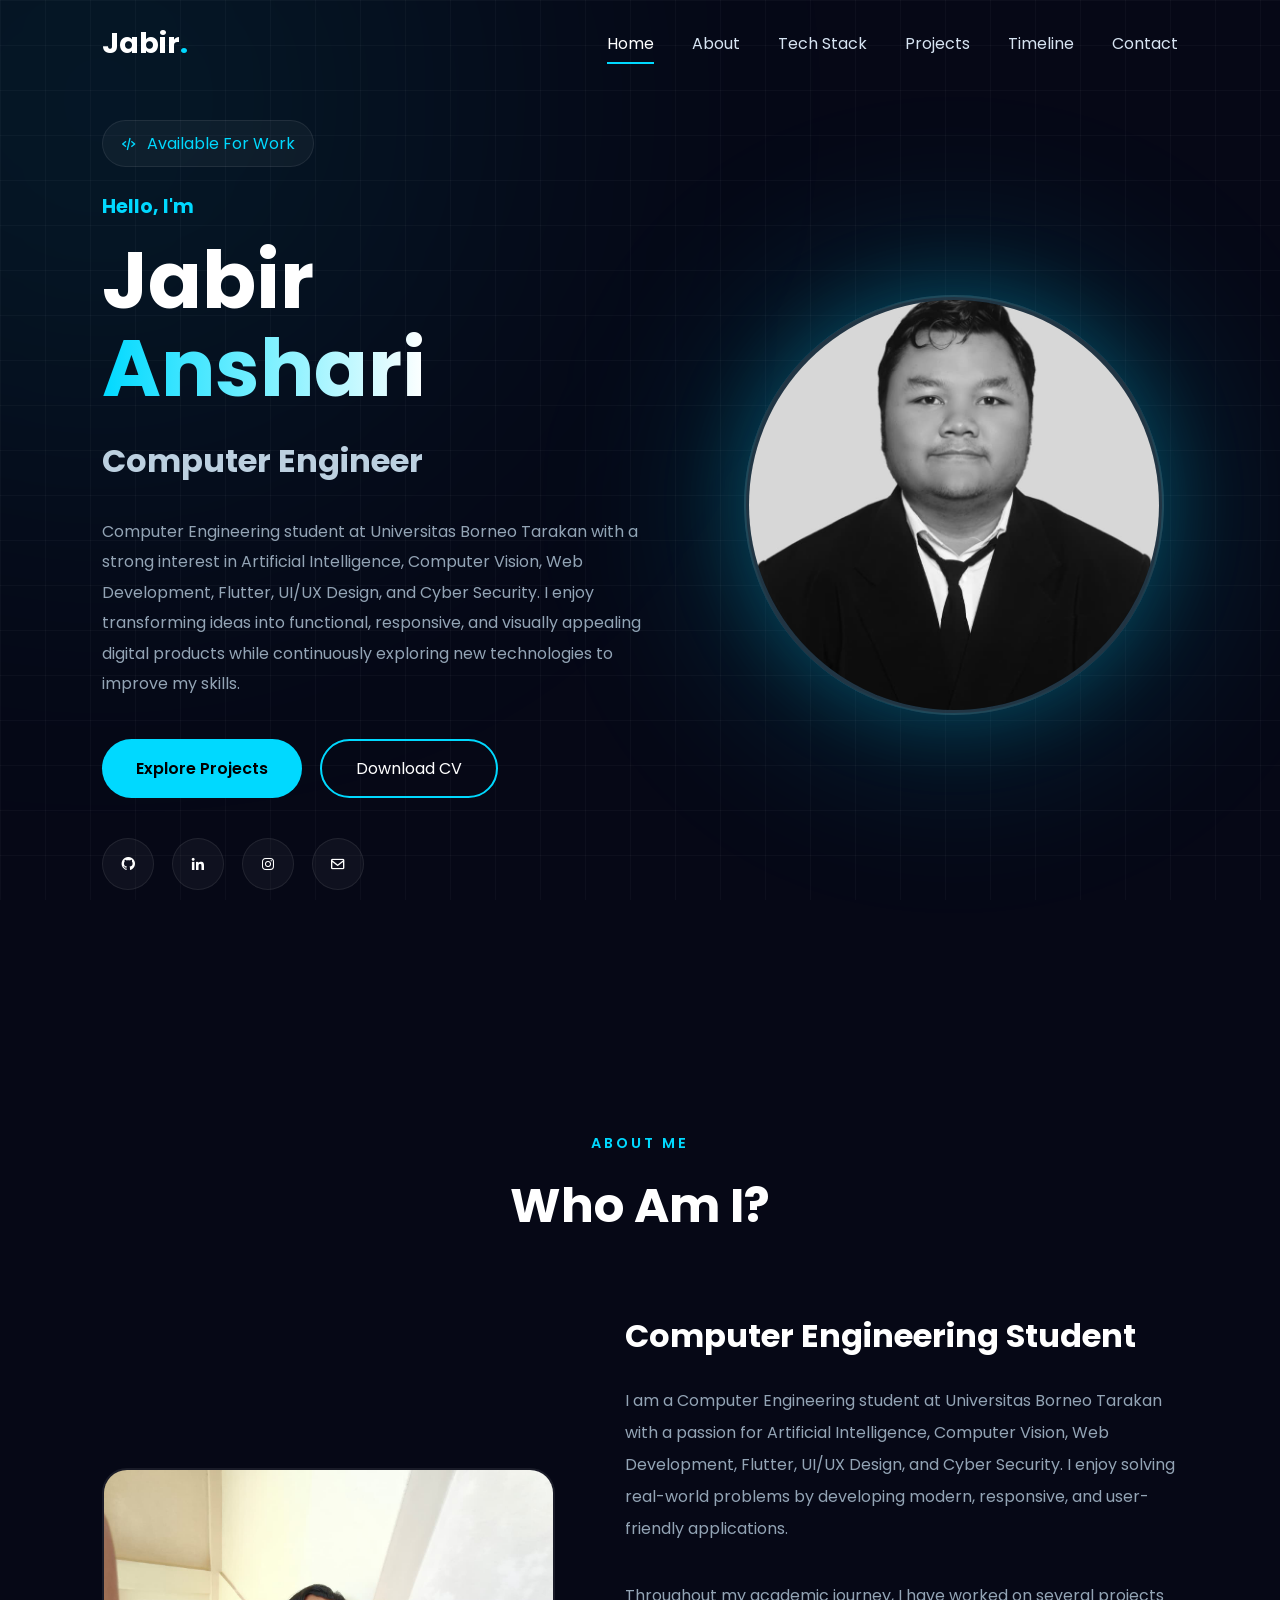
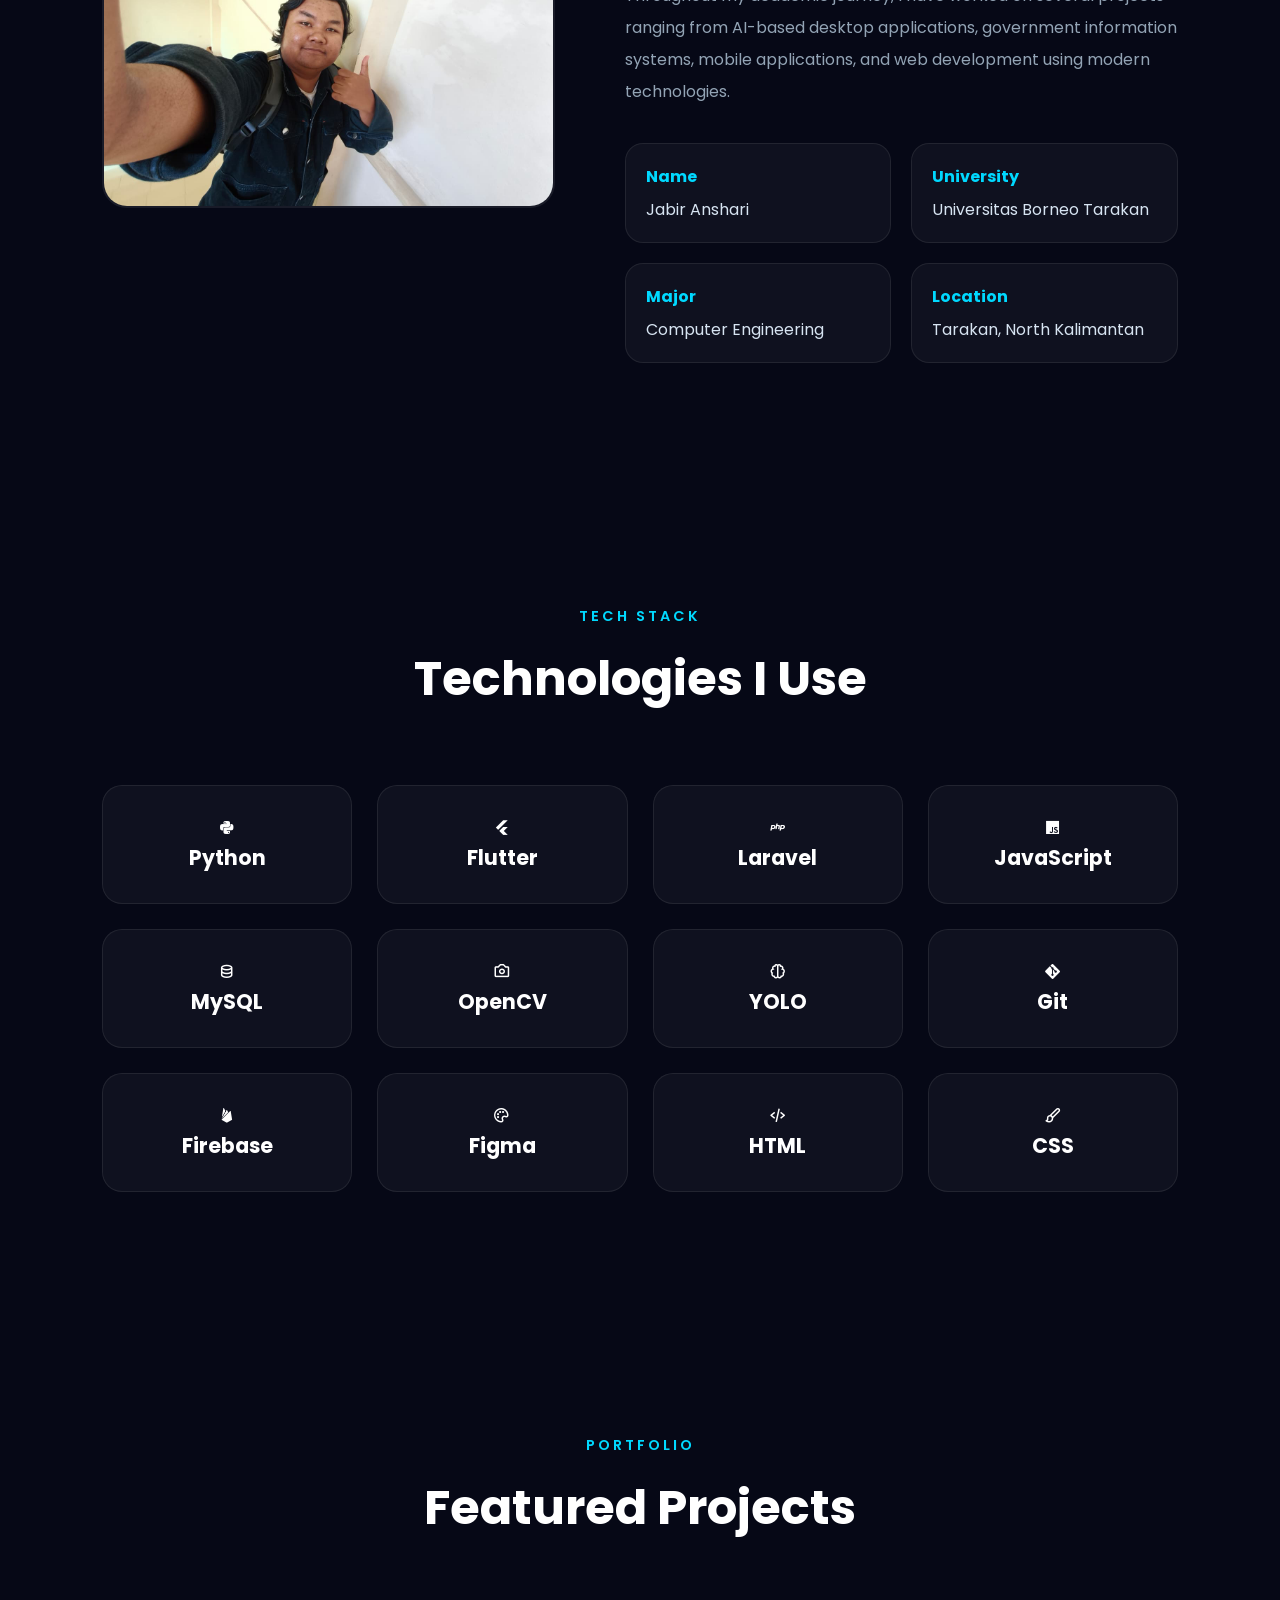
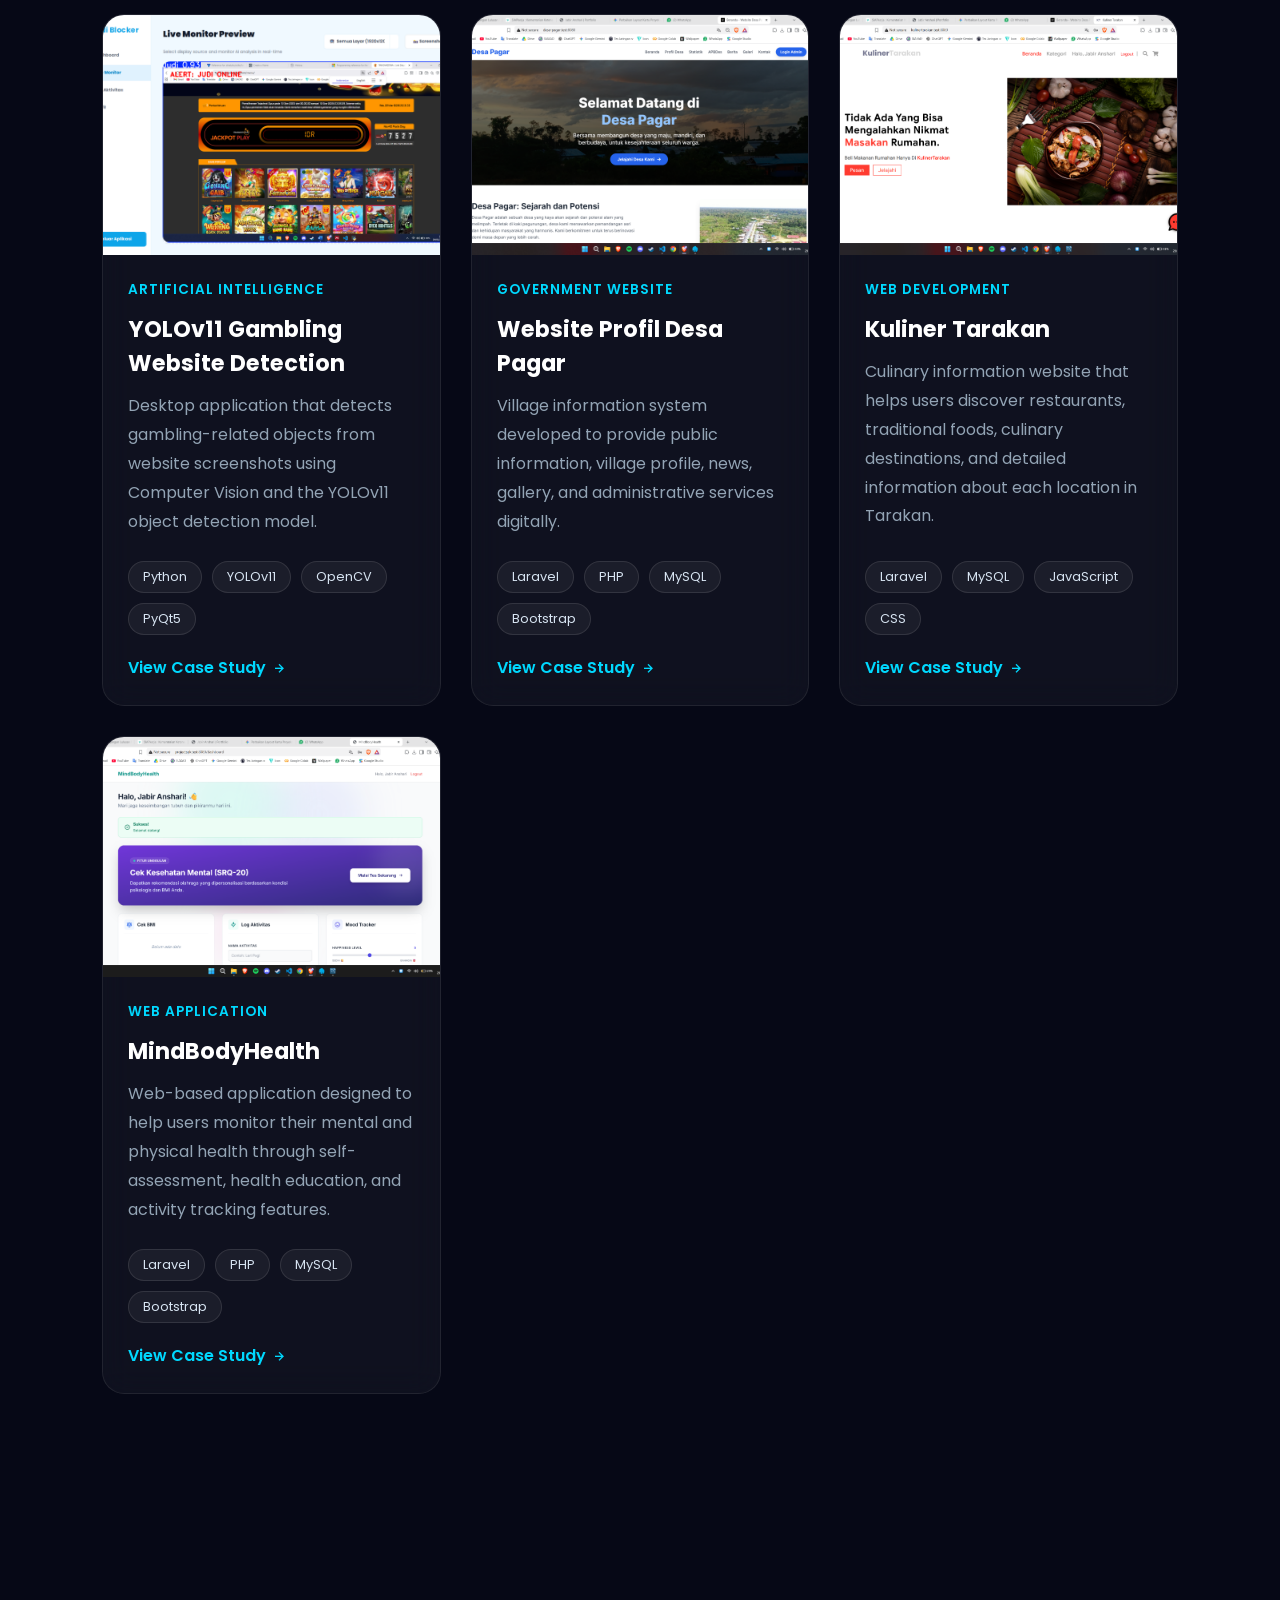
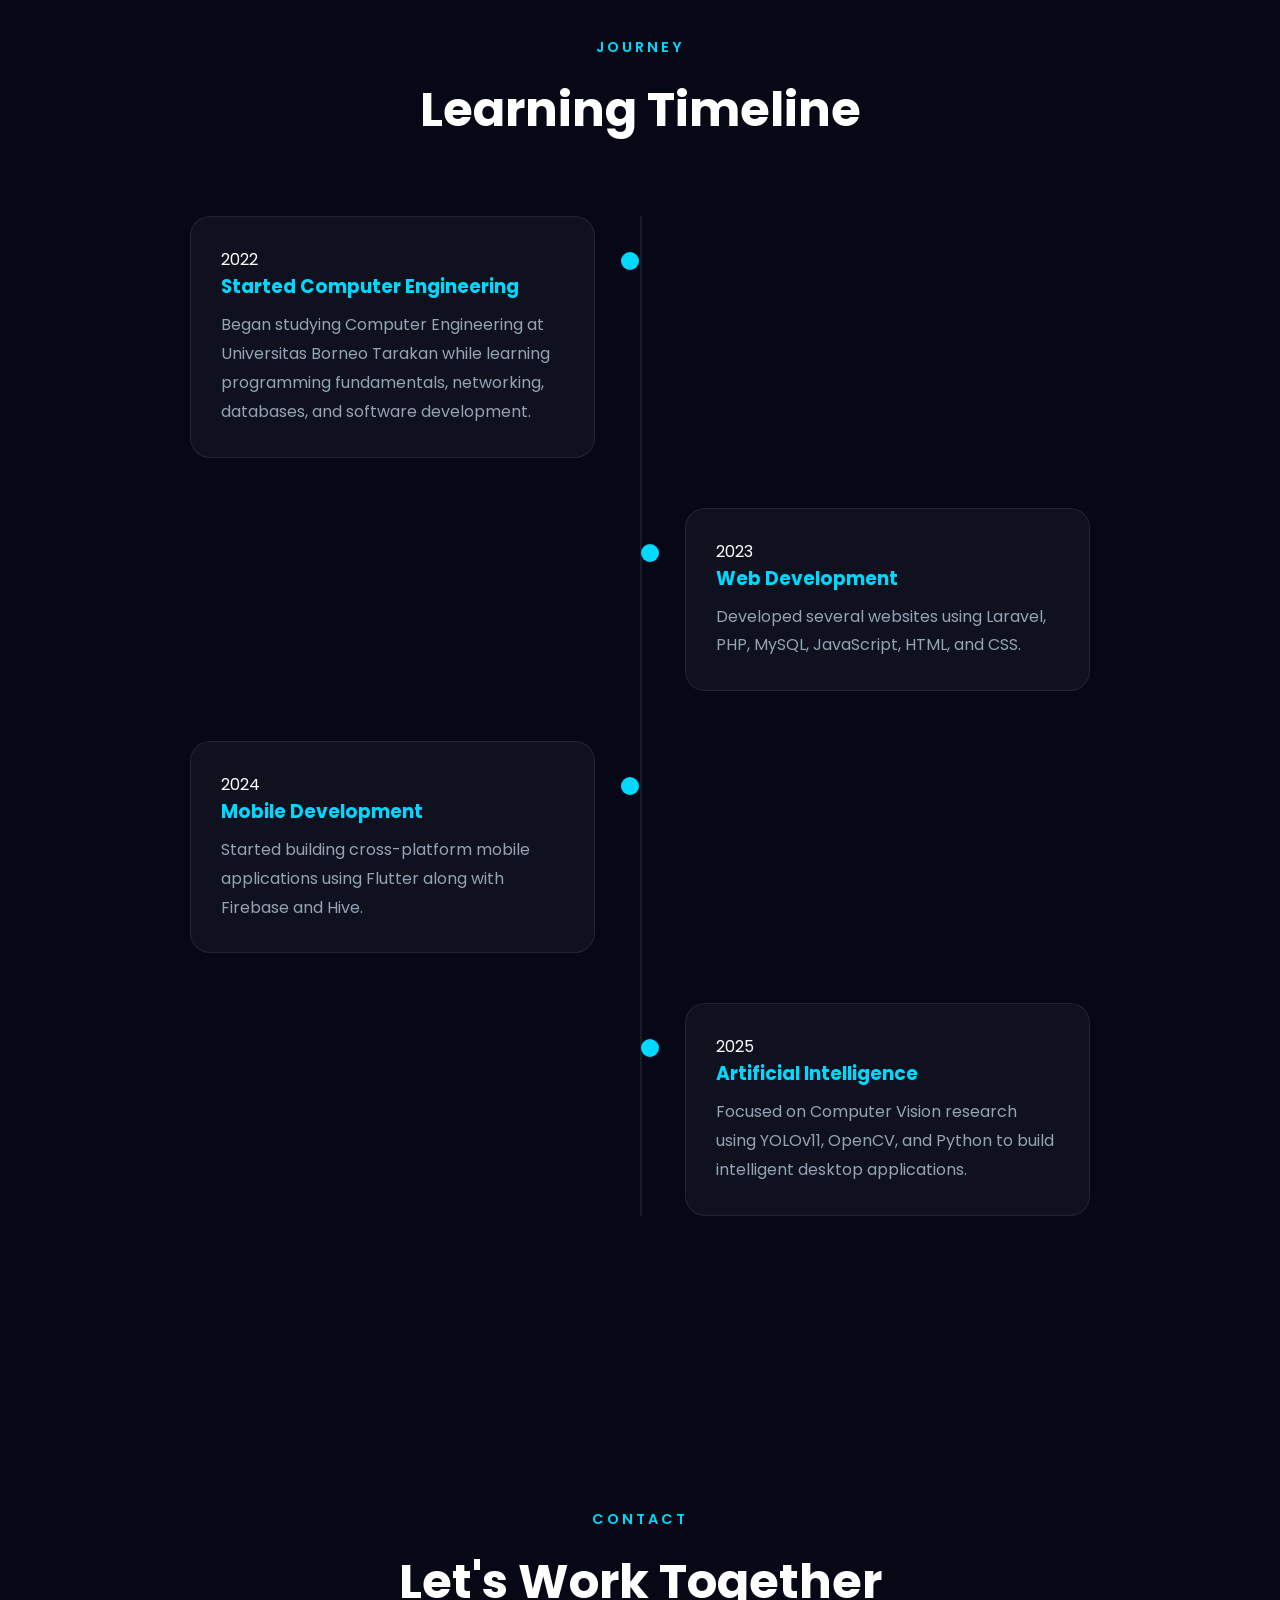
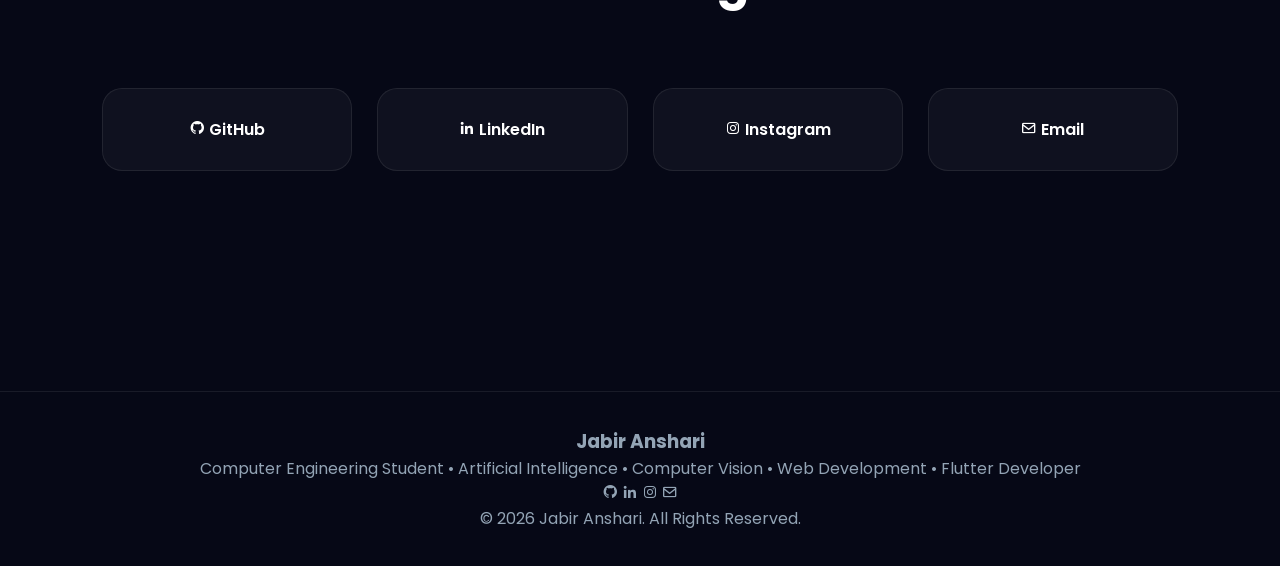
<file: index.html>
<!DOCTYPE html>
<html lang="en">

<head>
    <meta charset="UTF-8">
    <meta name="viewport" content="width=device-width, initial-scale=1.0">
    <title>Jabir Anshari | Portfolio</title>
    <link rel="stylesheet" href="style.css">
    <link href="https://fonts.googleapis.com/css2?family=Poppins:wght@300;400;500;600;700;800&display=swap" rel="stylesheet">
    <link href="https://unpkg.com/boxicons@2.1.4/css/boxicons.min.css" rel="stylesheet">
</head>

<body>

    <!--================ HEADER ================-->
    <header class="header">
        <a href="#" class="logo">
            Jabir<span>.</span>
        </a>
        <nav class="navbar">
            <a href="#home" class="active">Home</a>
            <a href="#about">About</a>
            <a href="#tech">Tech Stack</a>
            <a href="#projects">Projects</a>
            <a href="#timeline">Timeline</a>
            <a href="#contact">Contact</a>
        </nav>
        <div class="menu-btn">
            <i class='bx bx-menu'></i>
        </div>
    </header>

    <!--================ HERO ================-->
    <section class="home" id="home">
        <div class="home-content">
            <div class="hero-tag">
                <i class='bx bx-code-alt'></i> Available For Work
            </div>
            <h3>Hello, I'm</h3>
            <h1>Jabir <span>Anshari</span></h1>
            <h2><span id="typing"></span></h2>
            <p>
                Computer Engineering student at Universitas Borneo Tarakan
                with a strong interest in Artificial Intelligence,
                Computer Vision, Web Development, Flutter, UI/UX Design,
                and Cyber Security. I enjoy transforming ideas into
                functional, responsive, and visually appealing digital
                products while continuously exploring new technologies
                to improve my skills.
            </p>
            <div class="hero-button">
                <a href="#projects" class="btn">Explore Projects</a>
                <a href="assets/cv.pdf" class="btn-outline" download>Download CV</a>
            </div>
            <div class="hero-social">
                <a href="https://github.com/YOUR_USERNAME" target="_blank"><i class='bx bxl-github'></i></a>
                <a href="https://linkedin.com/in/YOUR_USERNAME" target="_blank"><i class='bx bxl-linkedin'></i></a>
                <a href="https://instagram.com/YOUR_USERNAME" target="_blank"><i class='bx bxl-instagram'></i></a>
                <a href="mailto:YOUR_EMAIL@gmail.com"><i class='bx bx-envelope'></i></a>
            </div>
        </div>
        <div class="home-image">
            <div class="circle"></div>
            <div class="circle2"></div>
            <div class="image-box">
                <img src="assets/profile.png" alt="Jabir Anshari">
            </div>
        </div>
    </section>

    <!--================ ABOUT ================-->
    <section id="about" class="about">
        <div class="section-title">
            <span>About Me</span>
            <h2>Who Am I?</h2>
        </div>
        <div class="about-container">
            <div class="about-image">
                <!-- Perbaikan path foto profile -->
                <img src="assets/profile2.jpeg" alt="About Me">
            </div>
            <div class="about-content">
                <h3>Computer Engineering Student</h3>
                <p>
                    I am a Computer Engineering student at Universitas
                    Borneo Tarakan with a passion for Artificial
                    Intelligence, Computer Vision, Web Development,
                    Flutter, UI/UX Design, and Cyber Security.
                    I enjoy solving real-world problems by developing
                    modern, responsive, and user-friendly applications.
                </p>
                <p>
                    Throughout my academic journey, I have worked on
                    several projects ranging from AI-based desktop
                    applications, government information systems,
                    mobile applications, and web development using
                    modern technologies.
                </p>
                <div class="about-info">
                    <div>
                        <strong>Name</strong>
                        <span>Jabir Anshari</span>
                    </div>
                    <div>
                        <strong>University</strong>
                        <span>Universitas Borneo Tarakan</span>
                    </div>
                    <div>
                        <strong>Major</strong>
                        <span>Computer Engineering</span>
                    </div>
                    <div>
                        <strong>Location</strong>
                        <span>Tarakan, North Kalimantan</span>
                    </div>
                </div>
            </div>
        </div>
    </section>

    <!--================ TECH STACK ================-->
    <section id="tech" class="skills">
        <div class="section-title">
            <span>Tech Stack</span>
            <h2>Technologies I Use</h2>
        </div>
        <div class="skills-container">
            <div class="skill-card">
                <i class='bx bxl-python'></i>
                <h3>Python</h3>
            </div>
            <div class="skill-card">
                <i class='bx bxl-flutter'></i>
                <h3>Flutter</h3>
            </div>
            <div class="skill-card">
                <i class='bx bxl-php'></i>
                <h3>Laravel</h3>
            </div>
            <div class="skill-card">
                <i class='bx bxl-javascript'></i>
                <h3>JavaScript</h3>
            </div>
            <div class="skill-card">
                <i class='bx bx-data'></i>
                <h3>MySQL</h3>
            </div>
            <div class="skill-card">
                <i class='bx bx-camera'></i>
                <h3>OpenCV</h3>
            </div>
            <div class="skill-card">
                <i class='bx bx-brain'></i>
                <h3>YOLO</h3>
            </div>
            <div class="skill-card">
                <i class='bx bxl-git'></i>
                <h3>Git</h3>
            </div>
            <div class="skill-card">
                <i class='bx bxl-firebase'></i>
                <h3>Firebase</h3>
            </div>
            <div class="skill-card">
                <i class='bx bx-palette'></i>
                <h3>Figma</h3>
            </div>
            <div class="skill-card">
                <i class='bx bx-code-alt'></i>
                <h3>HTML</h3>
            </div>
            <div class="skill-card">
                <i class='bx bx-paint'></i>
                <h3>CSS</h3>
            </div>
        </div>
    </section>

    <!--================ PROJECTS ================-->
    <section id="projects" class="projects">
        <div class="section-title">
            <span>Portfolio</span>
            <h2>Featured Projects</h2>
        </div>
        
        <div class="project-container">
            <!--================ PROJECT 1 ================-->
            <div class="project-card">
                <img src="assets/projects/judol/cover.png" alt="YOLOv11 Gambling Website Detection">
                <div class="project-content">
                    <span class="project-category">Artificial Intelligence</span>
                    <h3>YOLOv11 Gambling Website Detection</h3>
                    <p>
                        Desktop application that detects gambling-related
                        objects from website screenshots using Computer
                        Vision and the YOLOv11 object detection model.
                    </p>
                    <div class="project-tech">
                        <span>Python</span>
                        <span>YOLOv11</span>
                        <span>OpenCV</span>
                        <span>PyQt5</span>
                    </div>
                    <a href="pages/project-judol.html" class="project-btn">
                        View Case Study <i class='bx bx-right-arrow-alt'></i>
                    </a>
                </div>
            </div>

            <!--================ PROJECT 2 ================-->
            <div class="project-card">
                <img src="assets/projects/desa/cover.png" alt="Website Profil Desa Pagar">
                <div class="project-content">
                    <span class="project-category">Government Website</span>
                    <h3>Website Profil Desa Pagar</h3>
                    <p>
                        Village information system developed to provide
                        public information, village profile, news,
                        gallery, and administrative services digitally.
                    </p>
                    <div class="project-tech">
                        <span>Laravel</span>
                        <span>PHP</span>
                        <span>MySQL</span>
                        <span>Bootstrap</span>
                    </div>
                    <a href="pages/project-desa.html" class="project-btn">
                        View Case Study <i class='bx bx-right-arrow-alt'></i>
                    </a>
                </div>
            </div>

            <!--================ PROJECT 3 ================-->
            <div class="project-card">
                <img src="assets/projects/kuliner/cover.png" alt="Kuliner Tarakan">
                <div class="project-content">
                    <span class="project-category">Web Development</span>
                    <h3>Kuliner Tarakan</h3>
                    <p>
                        Culinary information website that helps users
                        discover restaurants, traditional foods,
                        culinary destinations, and detailed information
                        about each location in Tarakan.
                    </p>
                    <div class="project-tech">
                        <span>Laravel</span>
                        <span>MySQL</span>
                        <span>JavaScript</span>
                        <span>CSS</span>
                    </div>
                    <a href="pages/project-kuliner.html" class="project-btn">
                        View Case Study <i class='bx bx-right-arrow-alt'></i>
                    </a>
                </div>
            </div>

            <!--================ PROJECT 4 ================-->
            <div class="project-card">
                <img src="assets/projects/mindbodyhealth/cover.png" alt="MindBodyHealth">
                <div class="project-content">
                    <span class="project-category">Web Application</span>
                    <h3>MindBodyHealth</h3>
                    <p>
                        Web-based application designed to help users monitor
                        their mental and physical health through self-assessment,
                        health education, and activity tracking features.
                    </p>
                    <div class="project-tech">
                        <span>Laravel</span>
                        <span>PHP</span>
                        <span>MySQL</span>
                        <span>Bootstrap</span>
                    </div>
                    <a href="pages/project-mindbodyhealth.html" class="project-btn">
                        View Case Study <i class='bx bx-right-arrow-alt'></i>
                    </a>
                </div>
            </div>

        </div> <!-- Akhir dari <div class="project-container"> -->
    </section> <!-- Akhir dari <section id="projects"> -->

    <!--================ TIMELINE ================-->
    <section id="timeline" class="timeline">
        <div class="section-title">
            <span>Journey</span>
            <h2>Learning Timeline</h2>
        </div>
        <div class="timeline-list">
            <div class="timeline-item">
                <div class="timeline-year">2022</div>
                <div class="timeline-content">
                    <h3>Started Computer Engineering</h3>
                    <p>
                        Began studying Computer Engineering at
                        Universitas Borneo Tarakan while learning
                        programming fundamentals, networking,
                        databases, and software development.
                    </p>
                </div>
            </div>
            <div class="timeline-item">
                <div class="timeline-year">2023</div>
                <div class="timeline-content">
                    <h3>Web Development</h3>
                    <p>
                        Developed several websites using Laravel,
                        PHP, MySQL, JavaScript, HTML, and CSS.
                    </p>
                </div>
            </div>
            <div class="timeline-item">
                <div class="timeline-year">2024</div>
                <div class="timeline-content">
                    <h3>Mobile Development</h3>
                    <p>
                        Started building cross-platform mobile
                        applications using Flutter along with
                        Firebase and Hive.
                    </p>
                </div>
            </div>
            <div class="timeline-item">
                <div class="timeline-year">2025</div>
                <div class="timeline-content">
                    <h3>Artificial Intelligence</h3>
                    <p>
                        Focused on Computer Vision research using
                        YOLOv11, OpenCV, and Python to build
                        intelligent desktop applications.
                    </p>
                </div>
            </div>
        </div>
    </section>

    <!--================ CONTACT ================-->
    <section id="contact" class="contact">
        <div class="section-title">
            <span>Contact</span>
            <h2>Let's Work Together</h2>
        </div>
        <div class="contact-card">
            <a href="https://github.com/YOUR_USERNAME" target="_blank">
                <i class='bx bxl-github'></i> GitHub
            </a>
            <a href="https://linkedin.com/in/YOUR_USERNAME" target="_blank">
                <i class='bx bxl-linkedin'></i> LinkedIn
            </a>
            <a href="https://instagram.com/YOUR_USERNAME" target="_blank">
                <i class='bx bxl-instagram'></i> Instagram
            </a>
            <a href="mailto:YOUR_EMAIL@gmail.com">
                <i class='bx bx-envelope'></i> Email
            </a>
        </div>
    </section>

    <!--================ FOOTER ================-->
    <footer class="footer">
        <div class="footer-content">
            <h3>Jabir Anshari</h3>
            <p>
                Computer Engineering Student • Artificial Intelligence •
                Computer Vision • Web Development • Flutter Developer
            </p>
            <div class="footer-social">
                <a href="https://github.com/YOUR_USERNAME" target="_blank"><i class='bx bxl-github'></i></a>
                <a href="https://linkedin.com/in/YOUR_USERNAME" target="_blank"><i class='bx bxl-linkedin'></i></a>
                <a href="https://instagram.com/YOUR_USERNAME" target="_blank"><i class='bx bxl-instagram'></i></a>
                <a href="mailto:YOUR_EMAIL@gmail.com"><i class='bx bx-envelope'></i></a>
            </div>
            <p class="copyright">
                © 2026 Jabir Anshari. All Rights Reserved.
            </p>
        </div>
    </footer>

    <!--================ SCRIPT ================-->
    <script src="script.js"></script>

</body>
</html>
</file>
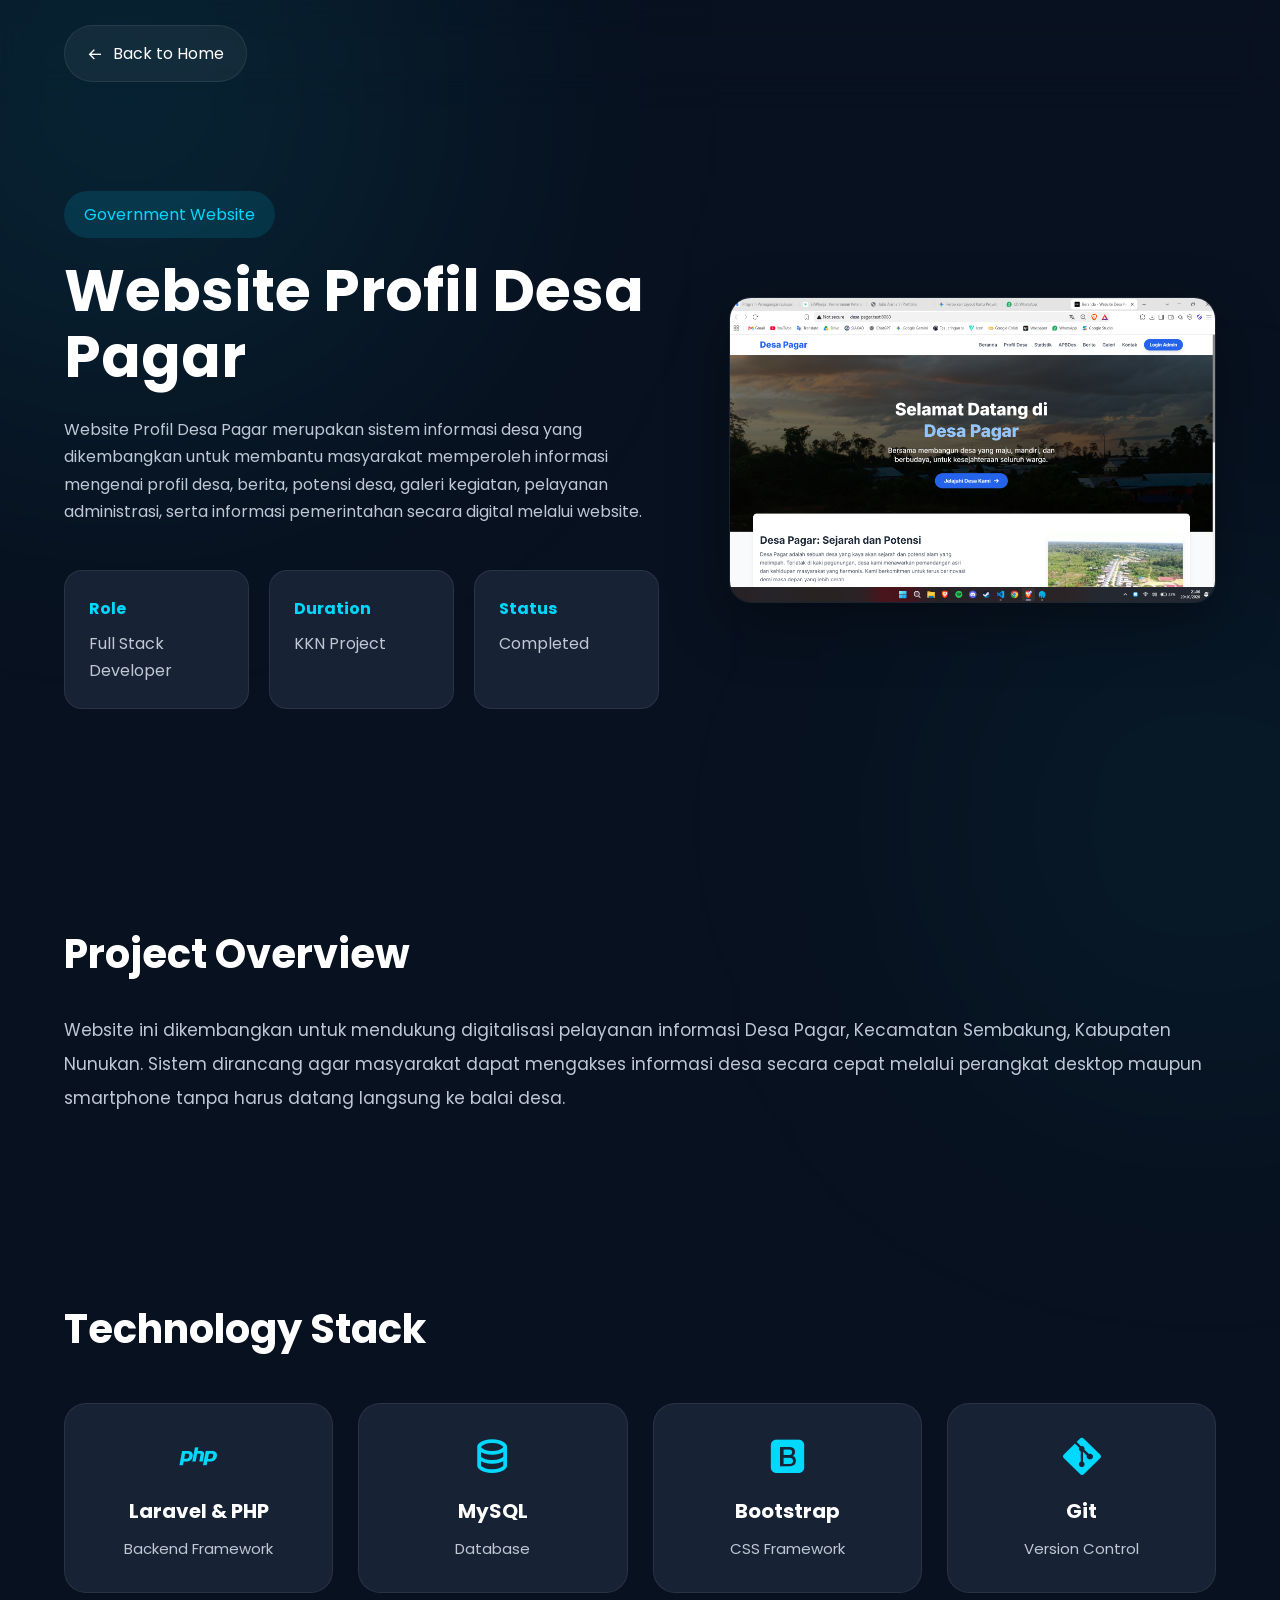
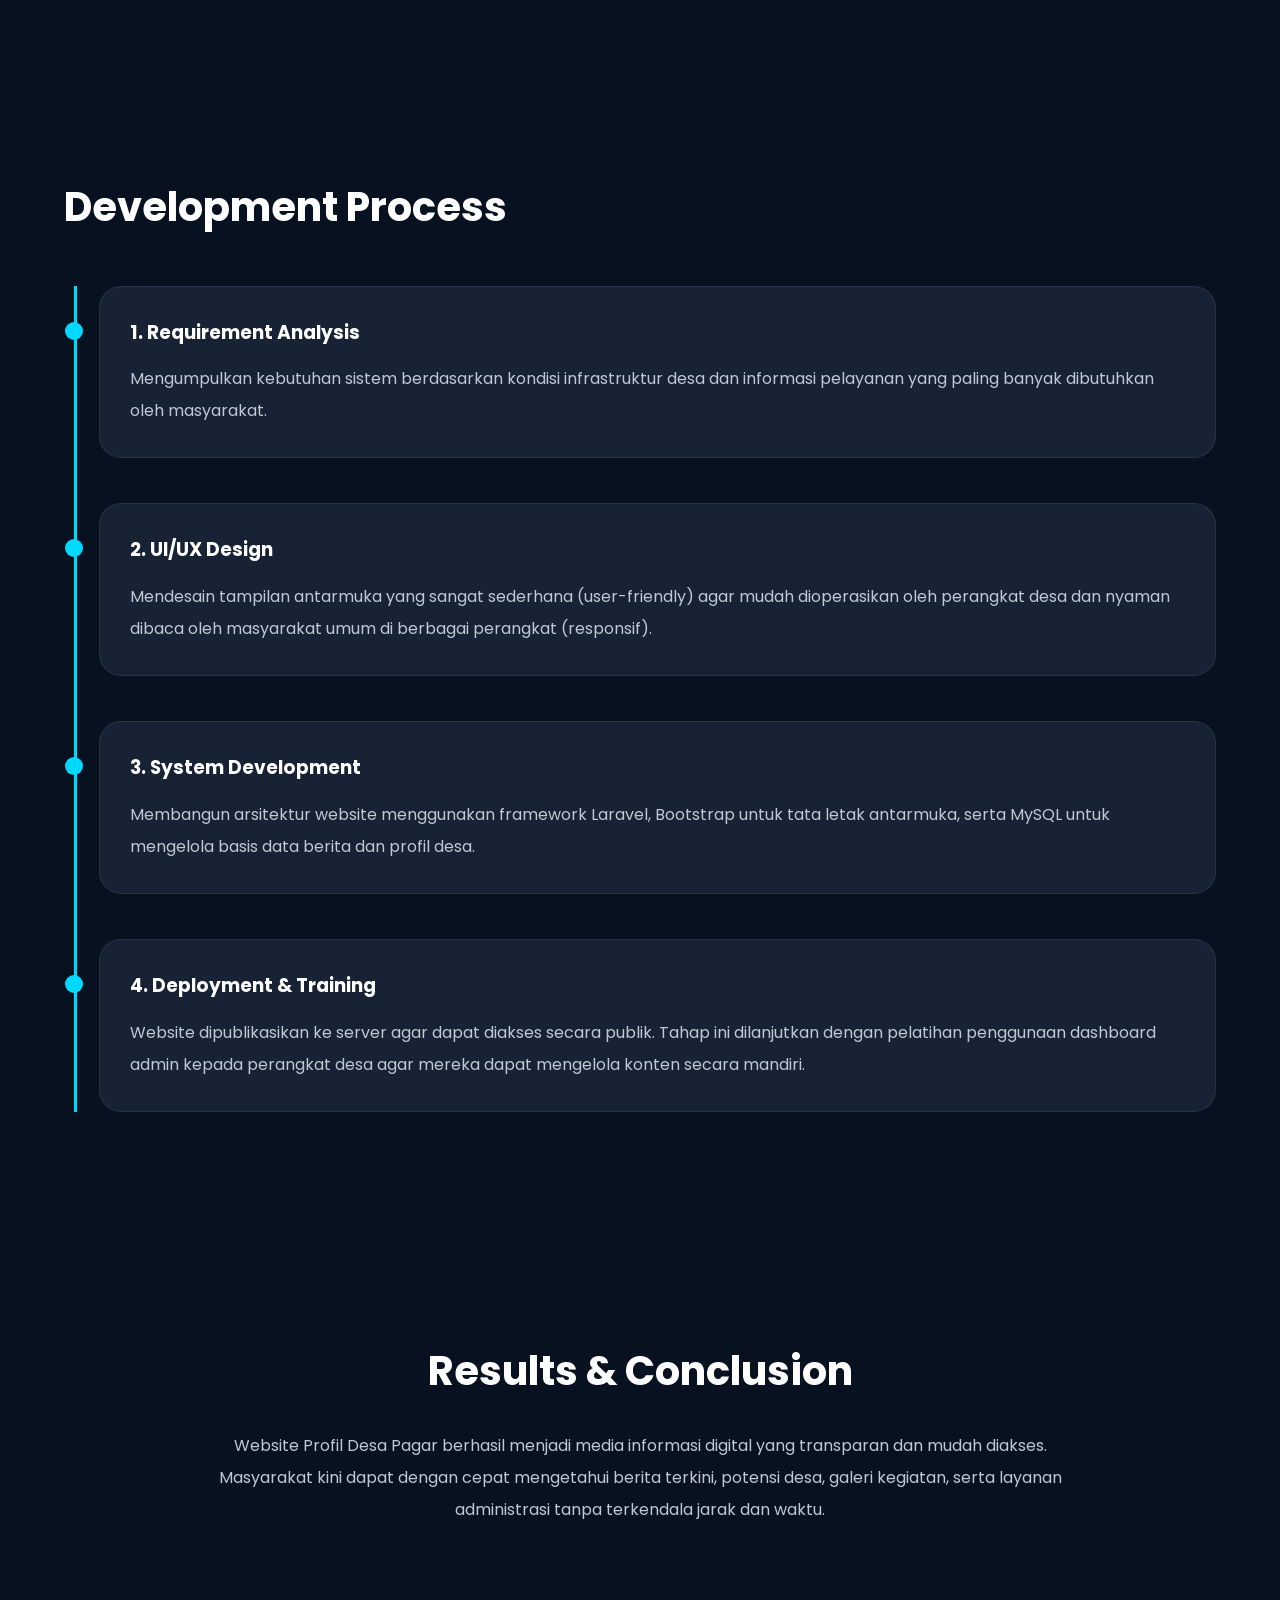
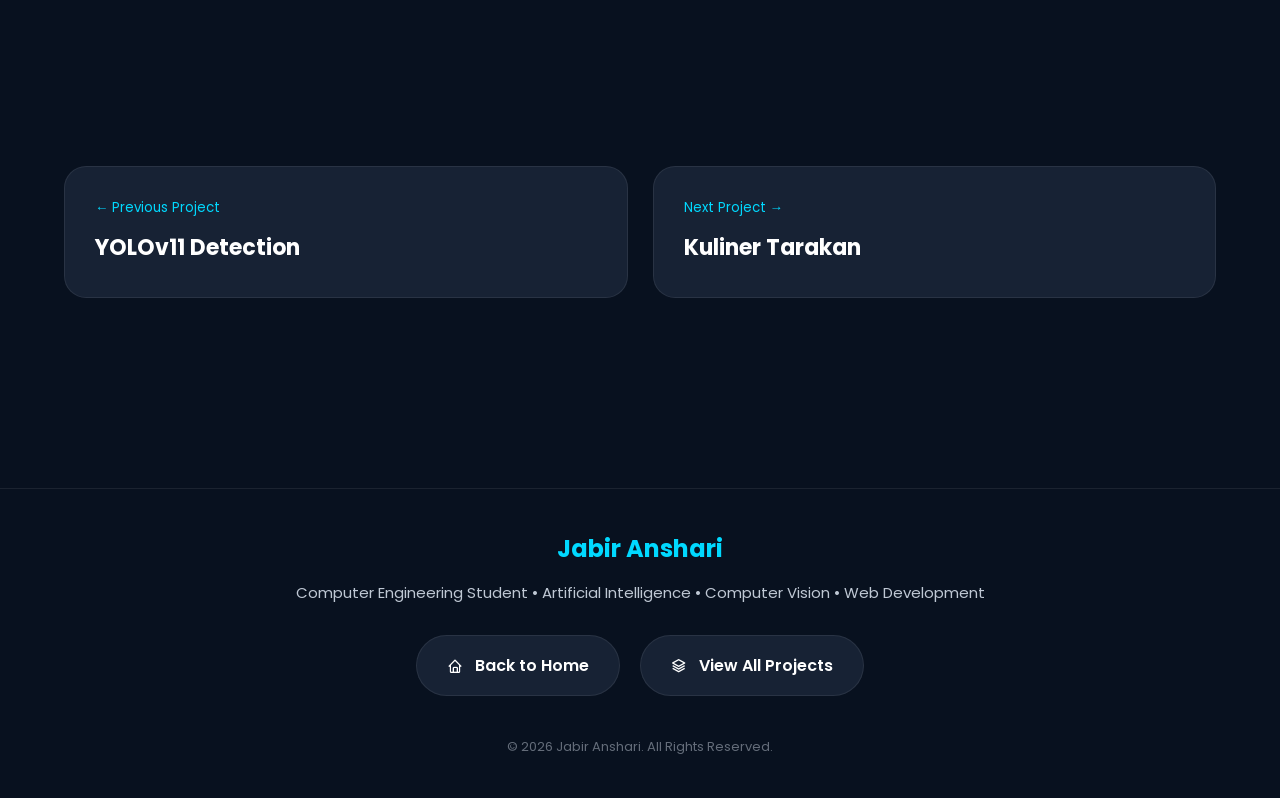
<file: pages/project-desa.html>
<!DOCTYPE html>
<html lang="en">

<head>
    <meta charset="UTF-8">
    <meta name="viewport" content="width=device-width, initial-scale=1.0">
    <title>Website Desa Pagar | Jabir Anshari</title>
    <link rel="stylesheet" href="../css/project.css">
    <link href="https://unpkg.com/boxicons@2.1.4/css/boxicons.min.css" rel="stylesheet">
</head>

<body>

    <!--================ HEADER ================-->
    <header class="project-header">
        <a href="../index.html" class="back-btn">
            <i class='bx bx-arrow-back'></i> Back to Home
        </a>
    </header>

    <!--================ HERO ================-->
    <section class="project-hero reveal">
        <div class="project-left">
            <span class="tag">Government Website</span>
            <h1>Website Profil Desa Pagar</h1>
            <p>
                Website Profil Desa Pagar merupakan sistem informasi desa yang
                dikembangkan untuk membantu masyarakat memperoleh informasi
                mengenai profil desa, berita, potensi desa, galeri kegiatan,
                pelayanan administrasi, serta informasi pemerintahan secara
                digital melalui website.
            </p>
            <div class="project-info">
                <div>
                    <h4>Role</h4>
                    <span>Full Stack Developer</span>
                </div>
                <div>
                    <h4>Duration</h4>
                    <span>KKN Project</span>
                </div>
                <div>
                    <h4>Status</h4>
                    <span>Completed</span>
                </div>
            </div>
        </div>
        <div class="project-right">
            <img src="../assets/projects/desa/cover.png" alt="Website Profil Desa Pagar">
        </div>
    </section>

    <!--================ OVERVIEW ================-->
    <section class="project-overview reveal">
        <h2>Project Overview</h2>
        <p>
            Website ini dikembangkan untuk mendukung digitalisasi pelayanan informasi Desa Pagar, Kecamatan Sembakung, Kabupaten Nunukan. Sistem dirancang agar masyarakat dapat mengakses informasi desa secara cepat melalui perangkat desktop maupun smartphone tanpa harus datang langsung ke balai desa.
        </p>
    </section>

    <!--================ TECHNOLOGY STACK ================-->
    <section class="project-stack reveal">
        <h2>Technology Stack</h2>
        <div class="stack-grid">
            <!-- Kotak 1 -->
            <div class="stack-card">
                <i class='bx bxl-php' style="font-size: 45px; color: var(--primary); margin-bottom: 15px;"></i>
                <h3>Laravel & PHP</h3>
                <p>Backend Framework</p>
            </div>
            <!-- Kotak 2 -->
            <div class="stack-card">
                <i class='bx bx-data' style="font-size: 45px; color: var(--primary); margin-bottom: 15px;"></i>
                <h3>MySQL</h3>
                <p>Database</p>
            </div>
            <!-- Kotak 3 -->
            <div class="stack-card">
                <i class='bx bxl-bootstrap' style="font-size: 45px; color: var(--primary); margin-bottom: 15px;"></i>
                <h3>Bootstrap</h3>
                <p>CSS Framework</p>
            </div>
            <!-- Kotak 4 -->
            <div class="stack-card">
                <i class='bx bxl-git' style="font-size: 45px; color: var(--primary); margin-bottom: 15px;"></i>
                <h3>Git</h3>
                <p>Version Control</p>
            </div>
        </div>
    </section>

    <!--================ WORKFLOW ================-->
    <section class="project-process reveal">
        <h2>Development Process</h2>
        <div class="process-timeline">
            <div class="process-item">
                <h3>1. Requirement Analysis</h3>
                <p>
                    Mengumpulkan kebutuhan sistem berdasarkan kondisi infrastruktur desa dan informasi pelayanan yang paling banyak dibutuhkan oleh masyarakat.
                </p>
            </div>
            <div class="process-item">
                <h3>2. UI/UX Design</h3>
                <p>
                    Mendesain tampilan antarmuka yang sangat sederhana (user-friendly) agar mudah dioperasikan oleh perangkat desa dan nyaman dibaca oleh masyarakat umum di berbagai perangkat (responsif).
                </p>
            </div>
            <div class="process-item">
                <h3>3. System Development</h3>
                <p>
                    Membangun arsitektur website menggunakan framework Laravel, Bootstrap untuk tata letak antarmuka, serta MySQL untuk mengelola basis data berita dan profil desa.
                </p>
            </div>
            <div class="process-item">
                <h3>4. Deployment & Training</h3>
                <p>
                    Website dipublikasikan ke server agar dapat diakses secara publik. Tahap ini dilanjutkan dengan pelatihan penggunaan dashboard admin kepada perangkat desa agar mereka dapat mengelola konten secara mandiri.
                </p>
            </div>
        </div>
    </section>

    <!--================ RESULT / CONCLUSION ================-->
    <section class="project-conclusion reveal">
        <h2>Results & Conclusion</h2>
        <p>
            Website Profil Desa Pagar berhasil menjadi media informasi digital yang transparan dan mudah diakses. Masyarakat kini dapat dengan cepat mengetahui berita terkini, potensi desa, galeri kegiatan, serta layanan administrasi tanpa terkendala jarak dan waktu.
        </p>
    </section>

    <!--================ PROJECT NAVIGATION ================-->
    <section class="project-navigation reveal">
        <a href="project-judol.html" class="nav-card">
            <small>← Previous Project</small>
            <h3>YOLOv11 Detection</h3>
        </a>
        
        <a href="project-kuliner.html" class="nav-card">
            <small>Next Project →</small>
            <h3>Kuliner Tarakan</h3>
        </a>
    </section>

    <!--================ FOOTER ================-->
    <footer class="project-footer">
        <h3 style="color: var(--primary); font-size: 1.5rem; margin-bottom: 10px;">Jabir Anshari</h3>
        <p>Computer Engineering Student • Artificial Intelligence • Computer Vision • Web Development</p>
        
        <div class="link-buttons" style="margin-top: 30px;">
            <a href="../index.html" class="link-btn">
                <i class='bx bx-home'></i> Back to Home
            </a>
            <a href="../index.html#projects" class="link-btn">
                <i class='bx bx-layer'></i> View All Projects
            </a>
        </div>
        
        <p style="margin-top: 40px; font-size: 13px; opacity: 0.5;">
            © 2026 Jabir Anshari. All Rights Reserved.
        </p>
    </footer>

    <!--================ SCRIPT ================-->
    <script src="../js/project.js"></script>

</body>
</html>
</file>
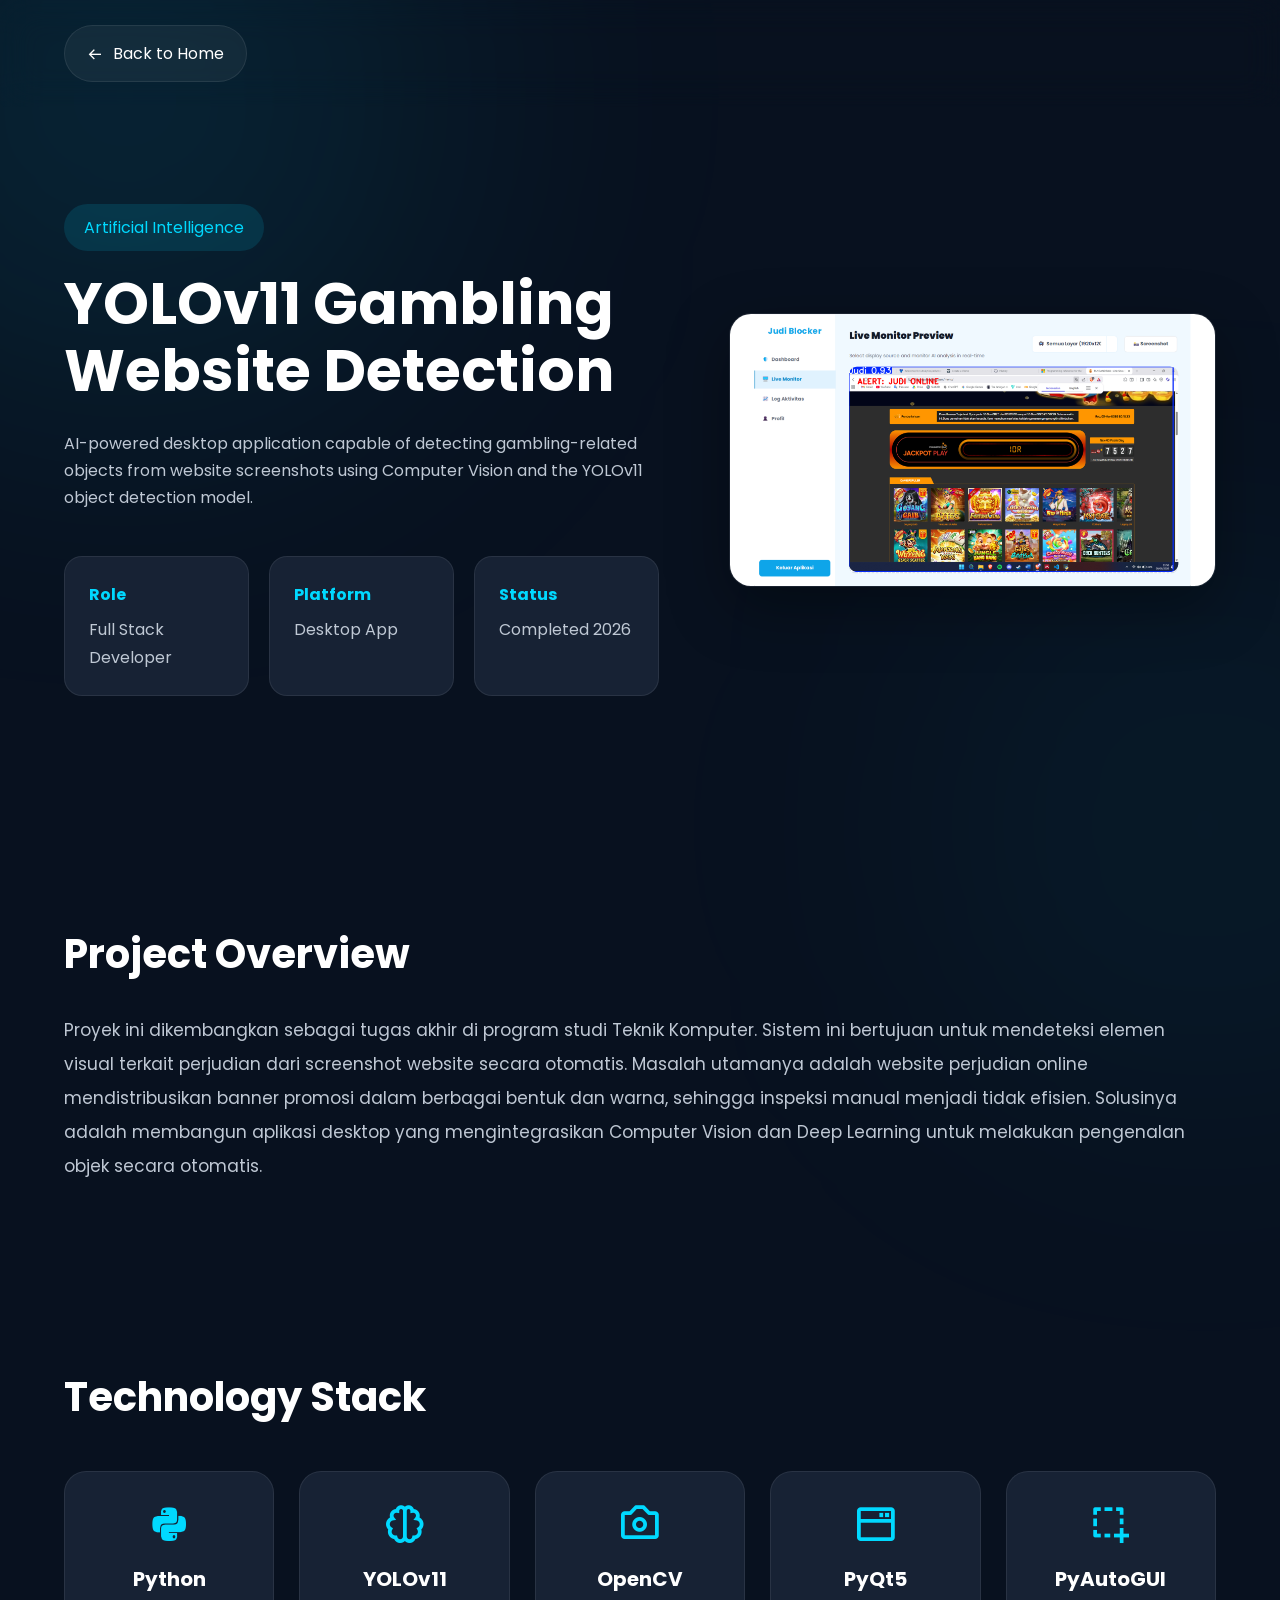
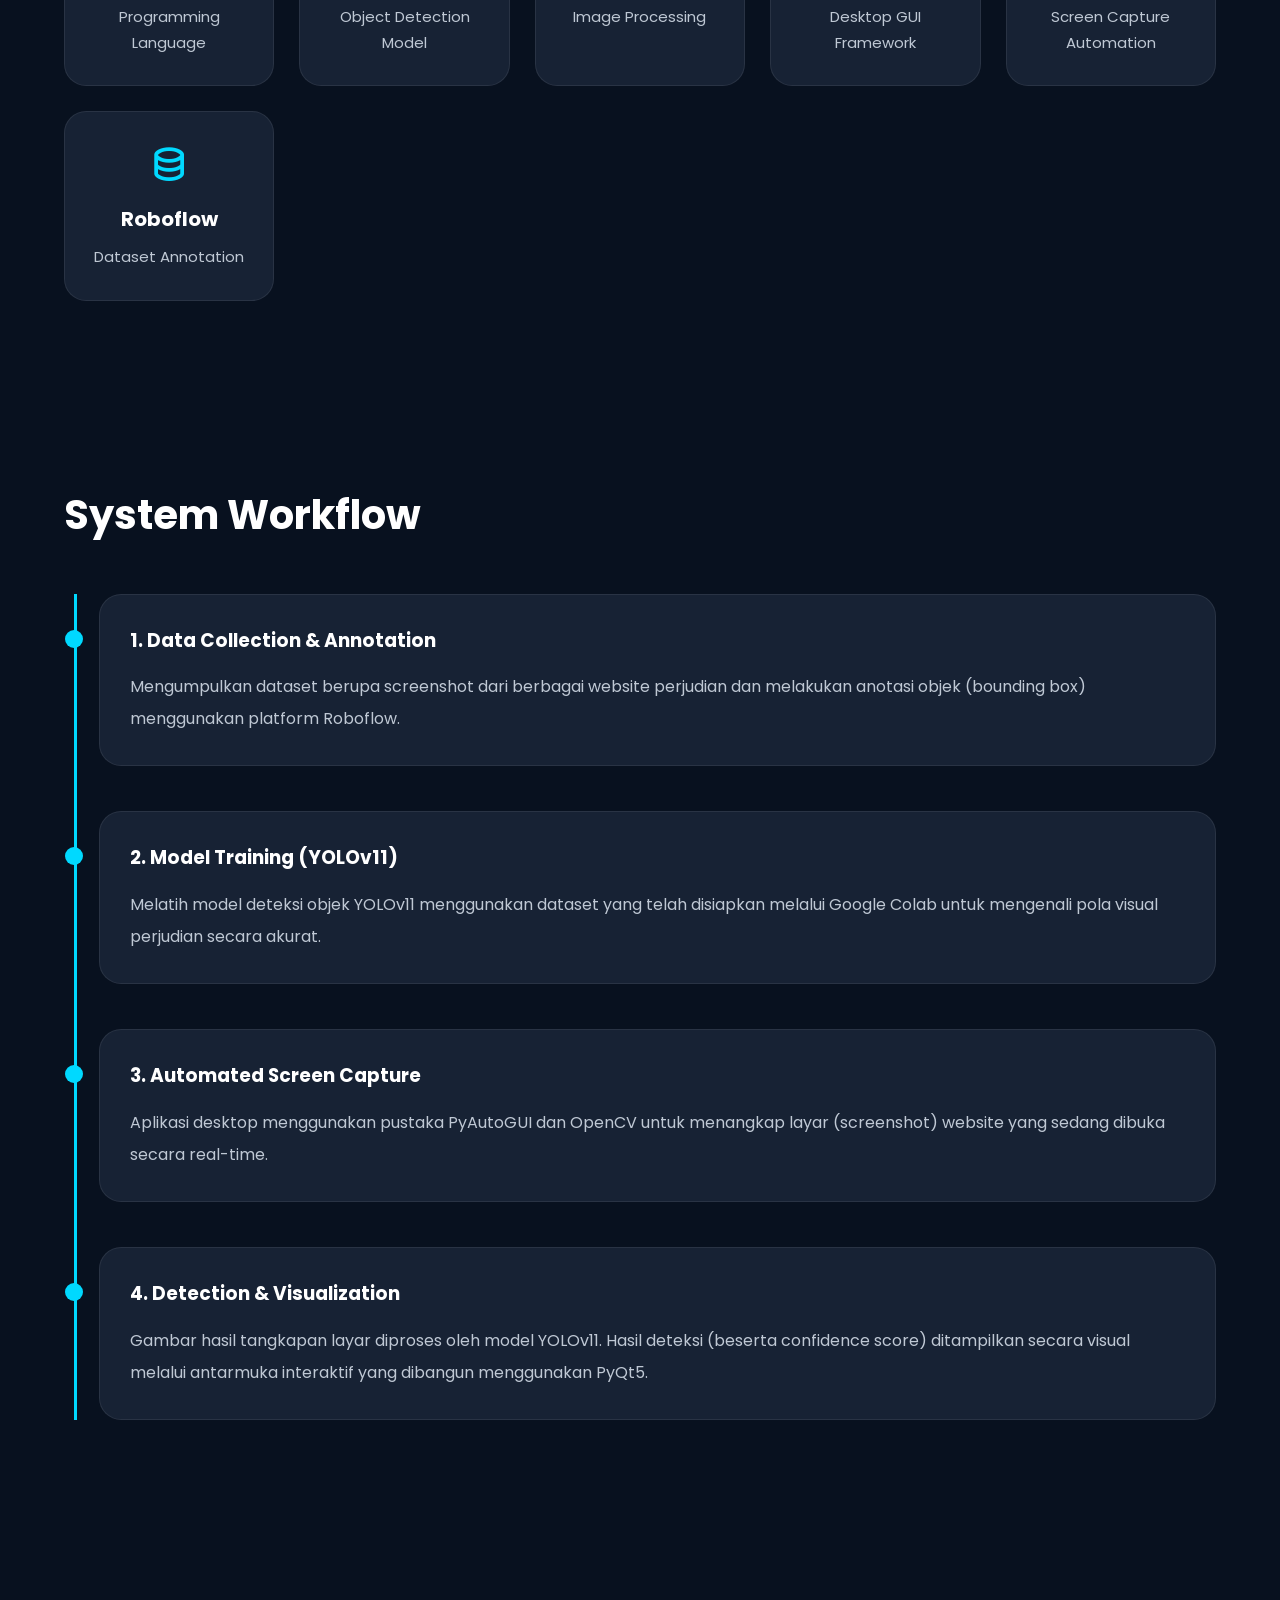
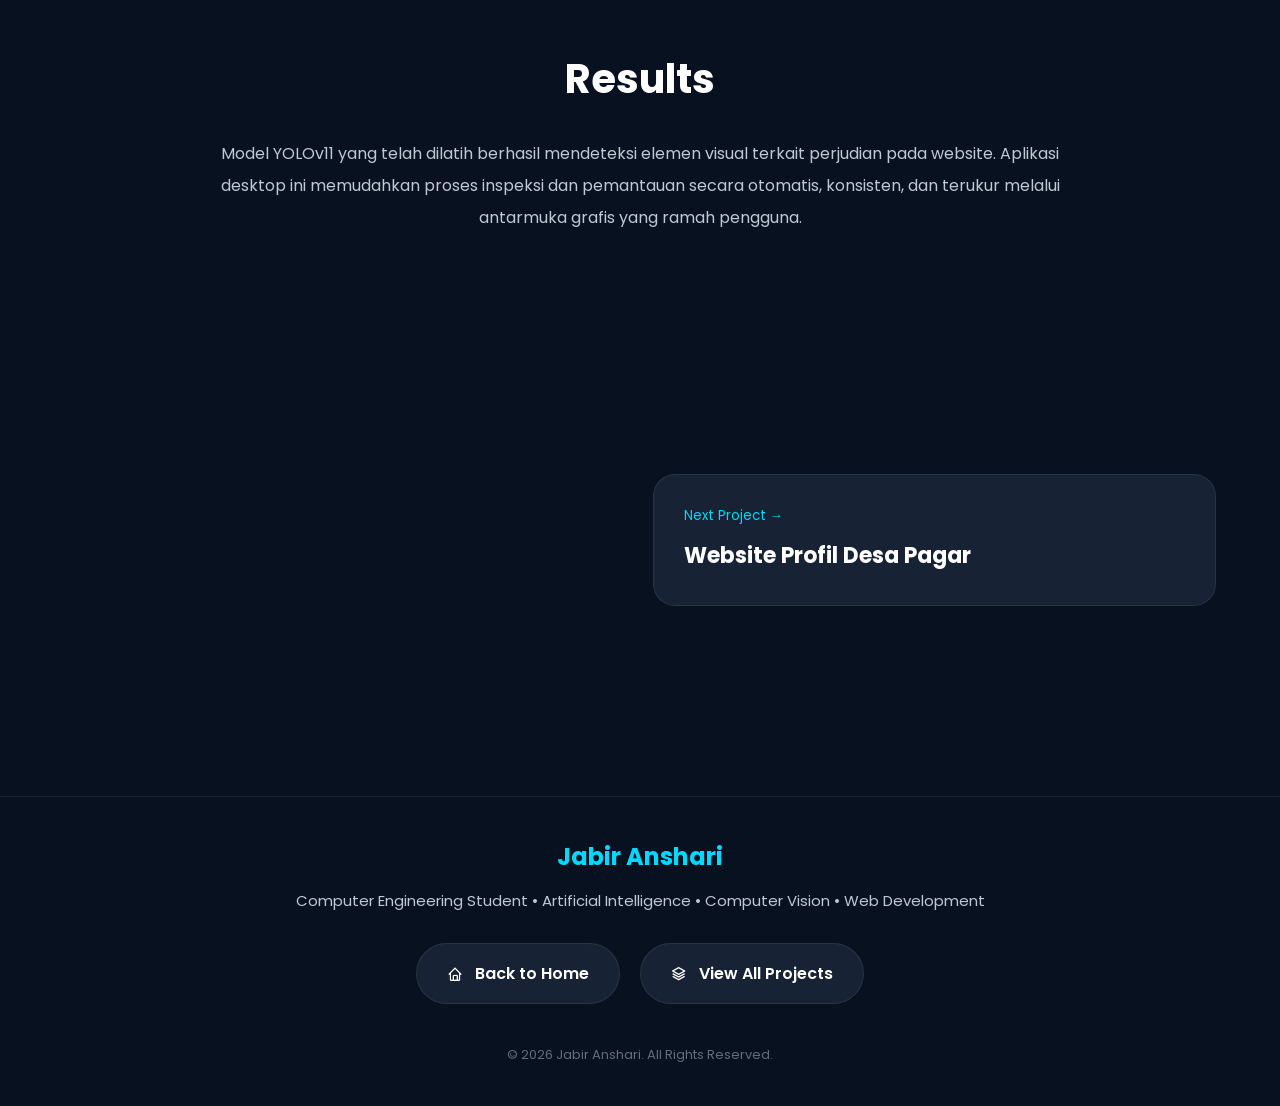
<file: pages/project-judol.html>
<!--
==========================================================
FILE : Portfolio/pages/project-judol.html
==========================================================
-->

<!DOCTYPE html>
<html lang="en">

<head>

    <meta charset="UTF-8">
    <meta name="viewport" content="width=device-width, initial-scale=1.0">

    <title>YOLOv11 Gambling Website Detection | Jabir Anshari</title>

    <link rel="stylesheet" href="../css/project.css">

    <link href="https://unpkg.com/boxicons@2.1.4/css/boxicons.min.css" rel="stylesheet">

</head>

<body>

<!--================ HEADER ================-->
<header class="project-header">
    <a href="../index.html" class="back-btn">
        <i class='bx bx-arrow-back'></i> Back to Home
    </a>
</header>

<!--================ HERO ================-->
<section class="project-hero reveal">
    <div class="project-left">
        <span class="tag">Artificial Intelligence</span>
        <h1>YOLOv11 Gambling Website Detection</h1>
        <p>AI-powered desktop application capable of detecting gambling-related objects from website screenshots using Computer Vision and the YOLOv11 object detection model.</p>
        <div class="project-info">
            <div>
                <h4>Role</h4>
                <span>Full Stack Developer</span>
            </div>
            <div>
                <h4>Platform</h4>
                <span>Desktop App</span>
            </div>
            <div>
                <h4>Status</h4>
                <span>Completed 2026</span>
            </div>
        </div>
    </div>
    <div class="project-right">
        <img src="../assets/projects/judol/cover.png" alt="YOLOv11 Detection">
    </div>
</section>

    <!--================ OVERVIEW & PROBLEM ================-->
<section class="project-overview reveal">
    <h2>Project Overview</h2>
    <p>
        Proyek ini dikembangkan sebagai tugas akhir di program studi Teknik Komputer. 
        Sistem ini bertujuan untuk mendeteksi elemen visual terkait perjudian dari screenshot website secara otomatis. 
        Masalah utamanya adalah website perjudian online mendistribusikan banner promosi dalam berbagai bentuk dan warna, 
        sehingga inspeksi manual menjadi tidak efisien. Solusinya adalah membangun aplikasi desktop yang mengintegrasikan 
        Computer Vision dan Deep Learning untuk melakukan pengenalan objek secara otomatis.
    </p>
</section>

<!--================ TECHNOLOGY STACK ================-->
<section class="project-stack reveal">
    <h2>Technology Stack</h2>
    <div class="stack-grid">
        <!-- Kotak 1 -->
        <div class="stack-card">
            <i class='bx bxl-python' style="font-size: 45px; color: var(--primary); margin-bottom: 15px;"></i>
            <h3>Python</h3>
            <p>Programming Language</p>
        </div>
        <!-- Kotak 2 -->
        <div class="stack-card">
            <i class='bx bx-brain' style="font-size: 45px; color: var(--primary); margin-bottom: 15px;"></i>
            <h3>YOLOv11</h3>
            <p>Object Detection Model</p>
        </div>
        <!-- Kotak 3 -->
        <div class="stack-card">
            <i class='bx bx-camera' style="font-size: 45px; color: var(--primary); margin-bottom: 15px;"></i>
            <h3>OpenCV</h3>
            <p>Image Processing</p>
        </div>
        <!-- Kotak 4 -->
        <div class="stack-card">
            <i class='bx bx-window-alt' style="font-size: 45px; color: var(--primary); margin-bottom: 15px;"></i>
            <h3>PyQt5</h3>
            <p>Desktop GUI Framework</p>
        </div>
        <!-- Kotak 5 -->
        <div class="stack-card">
            <i class='bx bx-screenshot' style="font-size: 45px; color: var(--primary); margin-bottom: 15px;"></i>
            <h3>PyAutoGUI</h3>
            <p>Screen Capture Automation</p>
        </div>
        <!-- Kotak 6 -->
        <div class="stack-card">
            <i class='bx bx-data' style="font-size: 45px; color: var(--primary); margin-bottom: 15px;"></i>
            <h3>Roboflow</h3>
            <p>Dataset Annotation</p>
        </div>
    </div>
</section>

<!--================ WORKFLOW (HTML MURNI) ================-->
<section class="project-process reveal">
    <h2>System Workflow</h2>
    <div class="process-timeline">
        <div class="process-item">
            <h3>1. Data Collection & Annotation</h3>
            <p>
                Mengumpulkan dataset berupa screenshot dari berbagai website perjudian dan melakukan anotasi objek (bounding box) menggunakan platform Roboflow.
            </p>
        </div>
        <div class="process-item">
            <h3>2. Model Training (YOLOv11)</h3>
            <p>
                Melatih model deteksi objek YOLOv11 menggunakan dataset yang telah disiapkan melalui Google Colab untuk mengenali pola visual perjudian secara akurat.
            </p>
        </div>
        <div class="process-item">
            <h3>3. Automated Screen Capture</h3>
            <p>
                Aplikasi desktop menggunakan pustaka PyAutoGUI dan OpenCV untuk menangkap layar (screenshot) website yang sedang dibuka secara real-time.
            </p>
        </div>
        <div class="process-item">
            <h3>4. Detection & Visualization</h3>
            <p>
                Gambar hasil tangkapan layar diproses oleh model YOLOv11. Hasil deteksi (beserta confidence score) ditampilkan secara visual melalui antarmuka interaktif yang dibangun menggunakan PyQt5.
            </p>
        </div>
    </div>
</section>

<!--================ RESULT / CONCLUSION ================-->
<section class="project-conclusion reveal">
    <h2>Results</h2>
    <p>
        Model YOLOv11 yang telah dilatih berhasil mendeteksi elemen visual terkait perjudian pada website. 
        Aplikasi desktop ini memudahkan proses inspeksi dan pemantauan secara otomatis, konsisten, dan terukur 
        melalui antarmuka grafis yang ramah pengguna.
    </p>
</section>

<!--================ PROJECT NAVIGATION ================-->
<section class="project-navigation reveal">
    <!-- Tombol kembali ke project sebelumnya bisa diisi sesuai urutan -->
    <a href="#" class="nav-card" style="visibility: hidden;">
        <small>← Previous</small>
        <h3>-</h3>
    </a>
    
    <a href="project-desa.html" class="nav-card">
        <small>Next Project →</small>
        <h3>Website Profil Desa Pagar</h3>
    </a>
</section>

<!--================ FOOTER ================-->
<footer class="project-footer">
    <h3 style="color: var(--primary); font-size: 1.5rem; margin-bottom: 10px;">Jabir Anshari</h3>
    <p>Computer Engineering Student • Artificial Intelligence • Computer Vision • Web Development</p>
    
    <div class="link-buttons" style="margin-top: 30px;">
        <a href="../index.html" class="link-btn">
            <i class='bx bx-home'></i> Back to Home
        </a>
        <a href="../index.html#projects" class="link-btn">
            <i class='bx bx-layer'></i> View All Projects
        </a>
    </div>
    
    <p style="margin-top: 40px; font-size: 13px; opacity: 0.5;">
        © 2026 Jabir Anshari. All Rights Reserved.
    </p>
</footer>

    <script src="../js/project.js"></script>

</body>

</html>
</file>
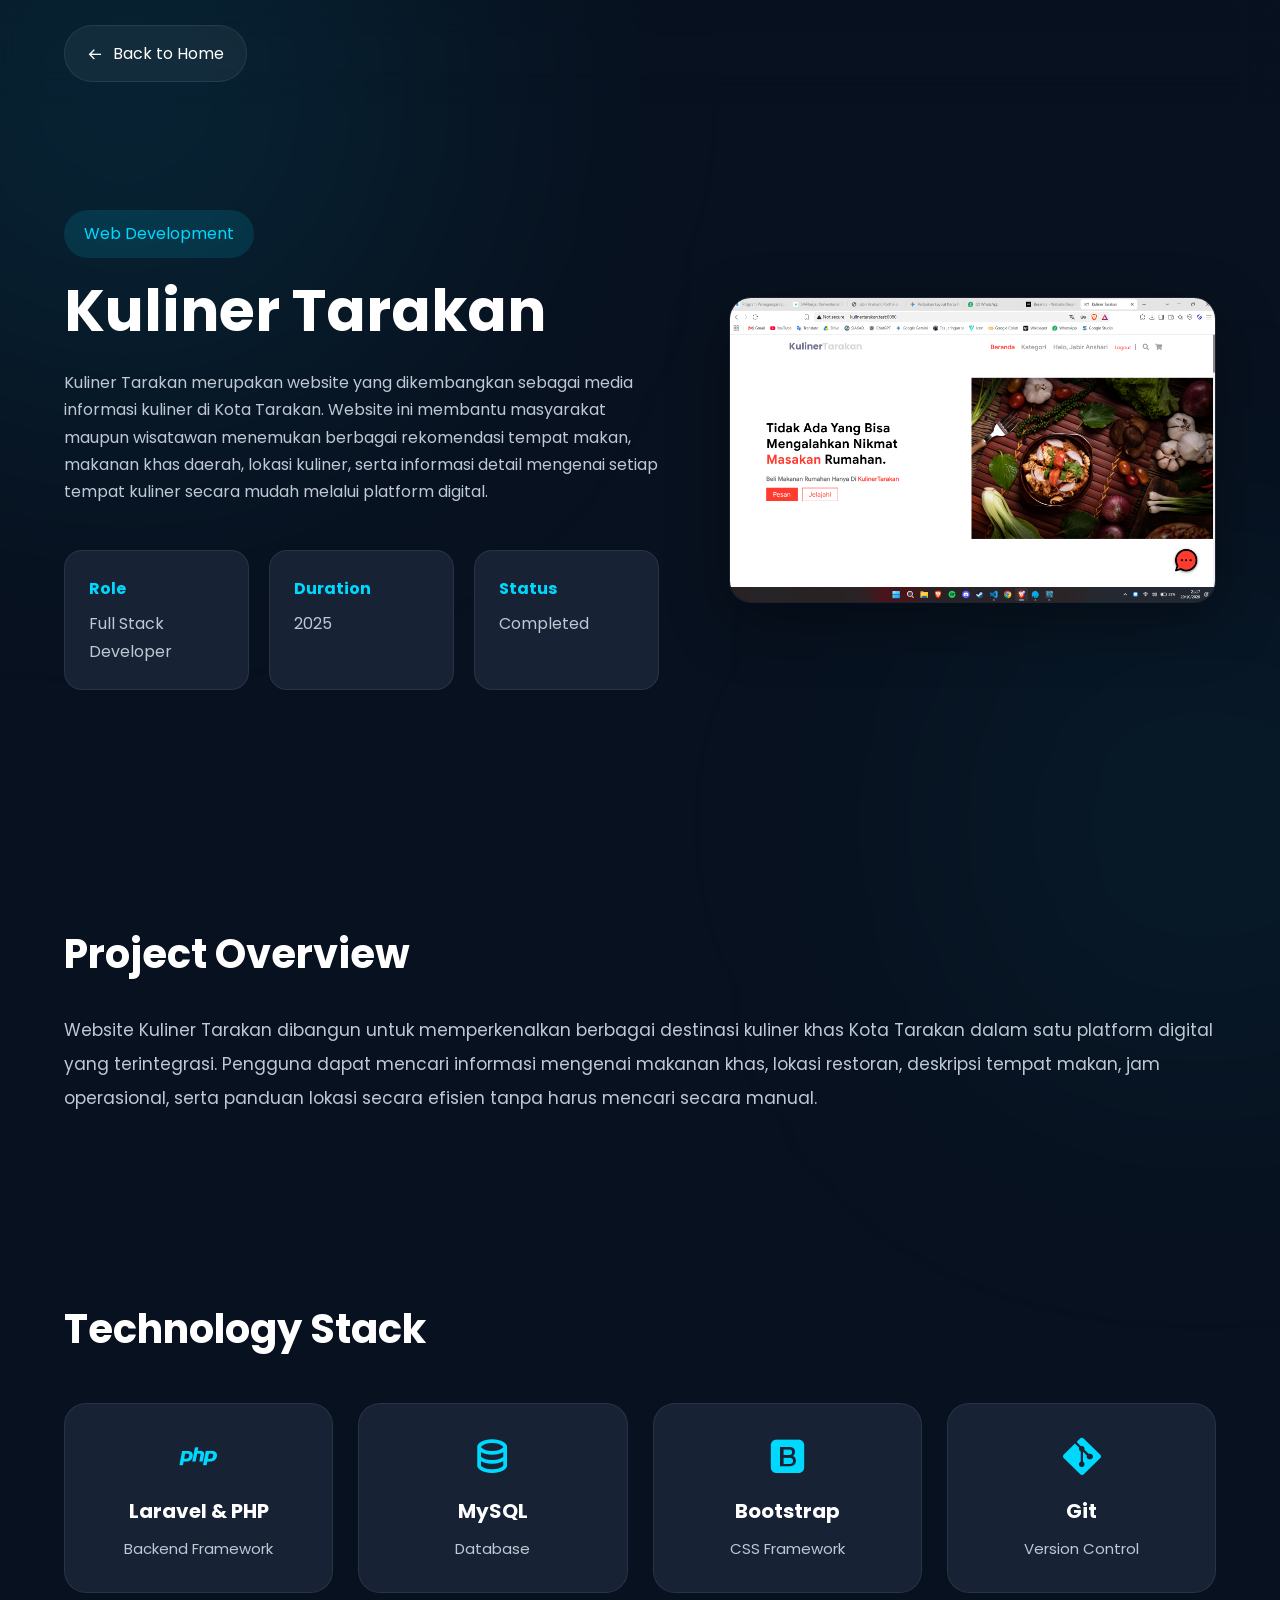
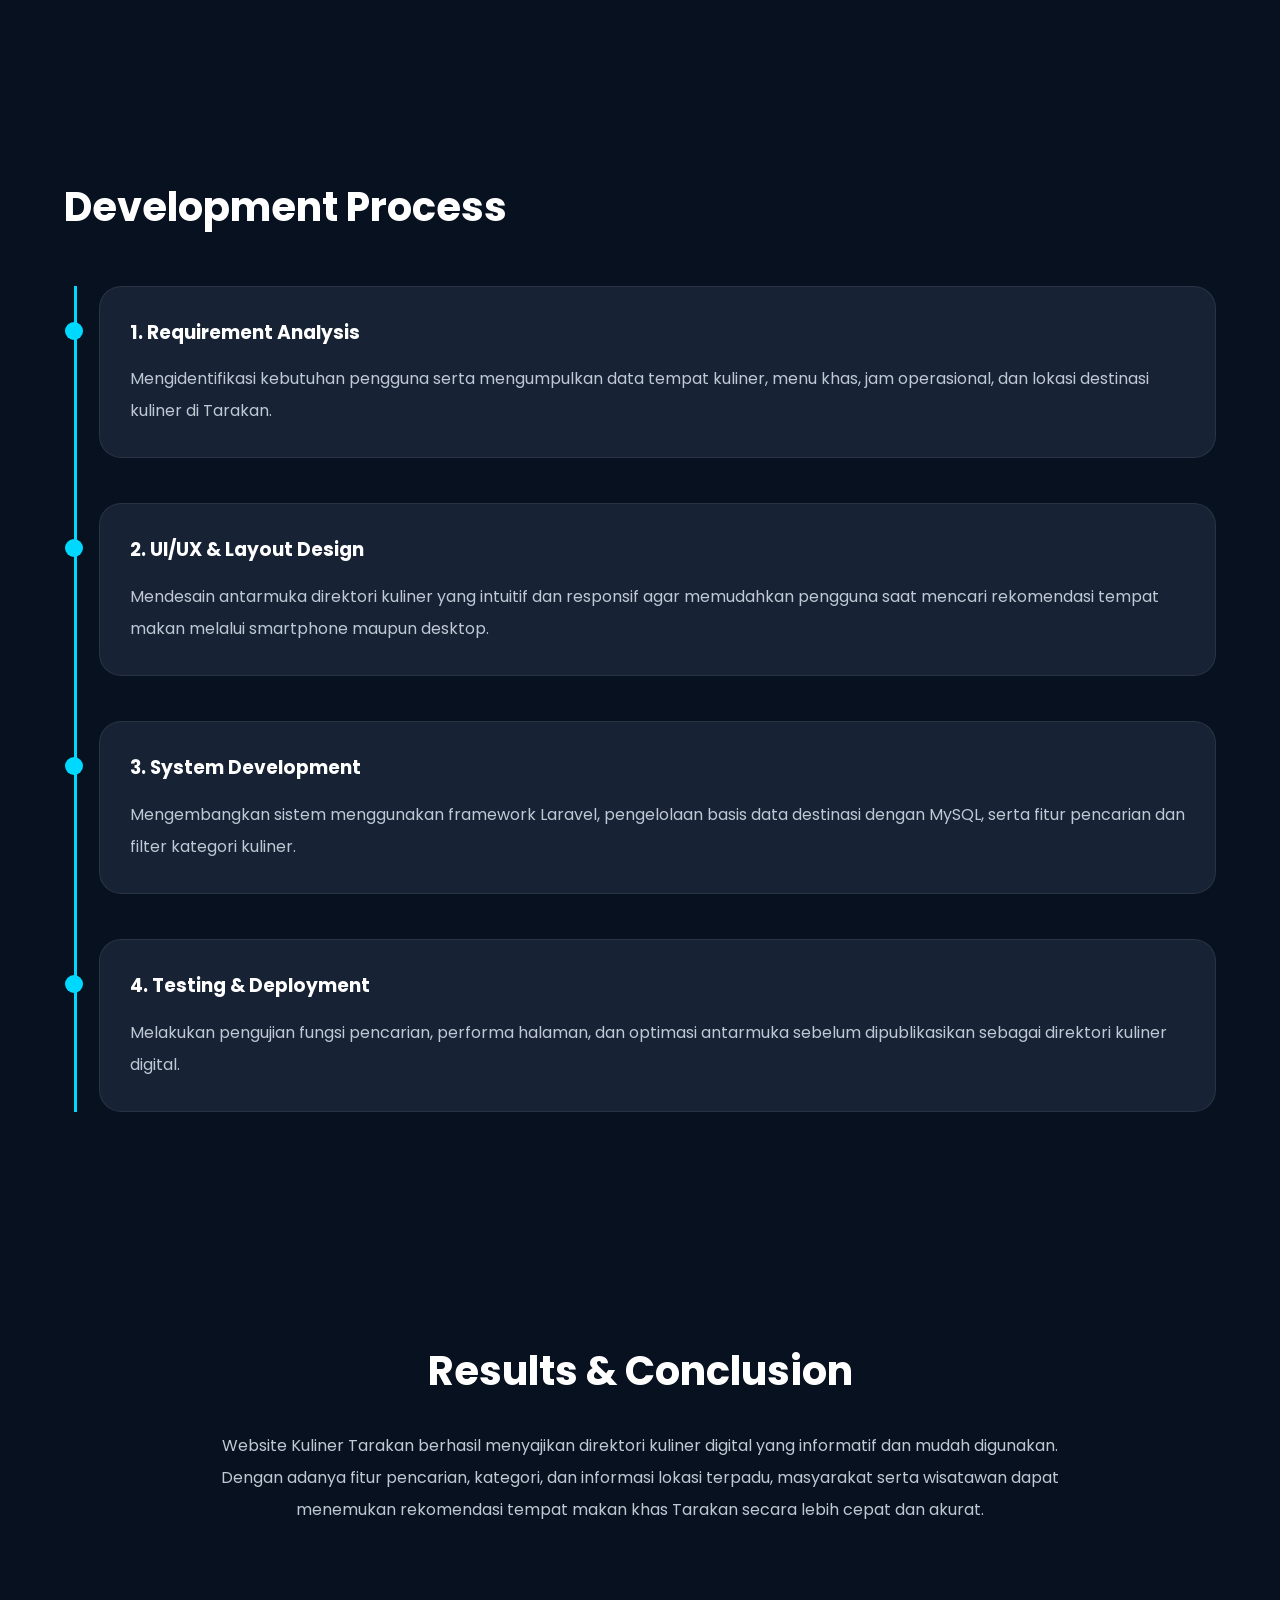
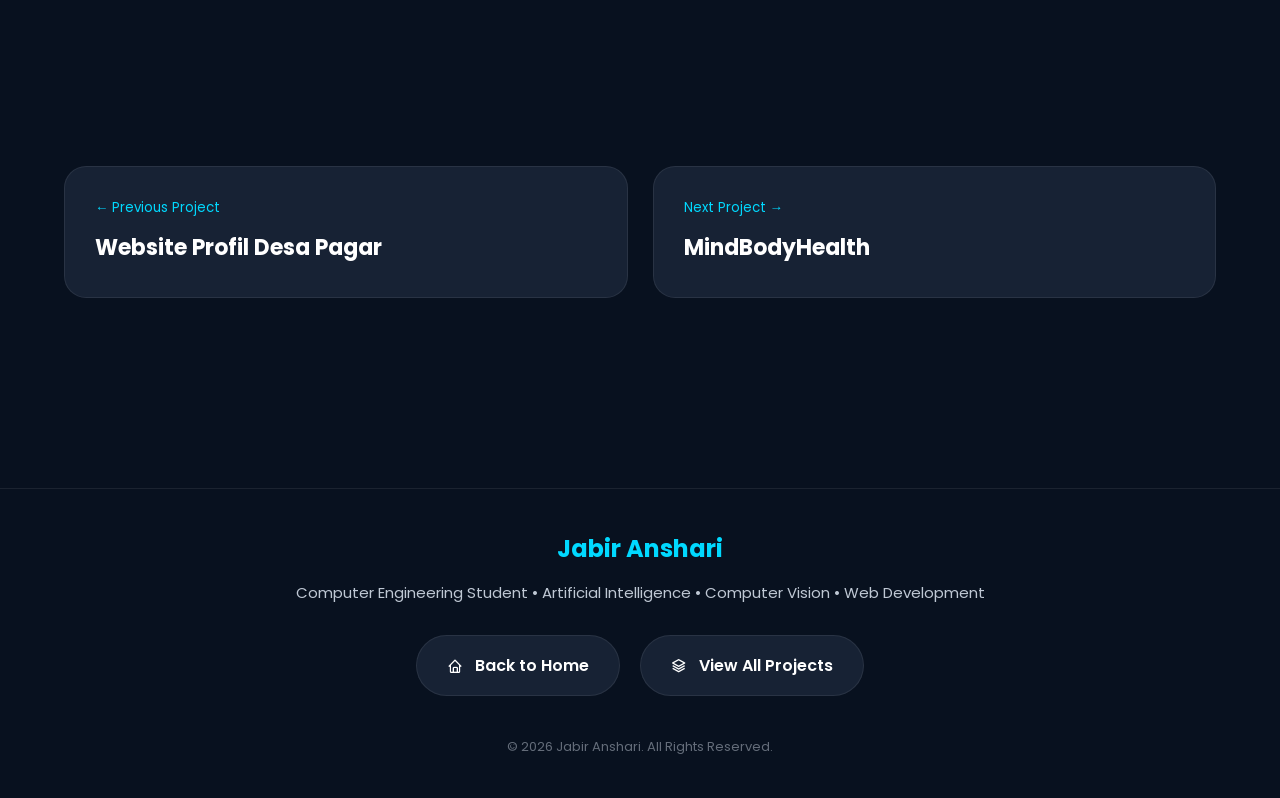
<file: pages/project-kuliner.html>
<!DOCTYPE html>
<html lang="en">

<head>
    <meta charset="UTF-8">
    <meta name="viewport" content="width=device-width, initial-scale=1.0">
    <title>Kuliner Tarakan | Jabir Anshari</title>
    <link rel="stylesheet" href="../css/project.css">
    <link href="https://unpkg.com/boxicons@2.1.4/css/boxicons.min.css" rel="stylesheet">
</head>

<body>

    <!--================ HEADER ================-->
    <header class="project-header">
        <a href="../index.html" class="back-btn">
            <i class='bx bx-arrow-back'></i> Back to Home
        </a>
    </header>

    <!--================ HERO ================-->
    <section class="project-hero reveal">
        <div class="project-left">
            <span class="tag">Web Development</span>
            <h1>Kuliner Tarakan</h1>
            <p>
                Kuliner Tarakan merupakan website yang dikembangkan sebagai media
                informasi kuliner di Kota Tarakan. Website ini membantu masyarakat
                maupun wisatawan menemukan berbagai rekomendasi tempat makan,
                makanan khas daerah, lokasi kuliner, serta informasi detail mengenai
                setiap tempat kuliner secara mudah melalui platform digital.
            </p>
            <div class="project-info">
                <div>
                    <h4>Role</h4>
                    <span>Full Stack Developer</span>
                </div>
                <div>
                    <h4>Duration</h4>
                    <span>2025</span>
                </div>
                <div>
                    <h4>Status</h4>
                    <span>Completed</span>
                </div>
            </div>
        </div>
        <div class="project-right">
            <img src="../assets/projects/kuliner/cover.png" alt="Kuliner Tarakan">
        </div>
    </section>

    <!--================ OVERVIEW ================-->
    <section class="project-overview reveal">
        <h2>Project Overview</h2>
        <p>
            Website Kuliner Tarakan dibangun untuk memperkenalkan berbagai destinasi kuliner khas Kota Tarakan dalam satu platform digital yang terintegrasi. Pengguna dapat mencari informasi mengenai makanan khas, lokasi restoran, deskripsi tempat makan, jam operasional, serta panduan lokasi secara efisien tanpa harus mencari secara manual.
        </p>
    </section>

    <!--================ TECHNOLOGY STACK ================-->
    <section class="project-stack reveal">
        <h2>Technology Stack</h2>
        <div class="stack-grid">
            <!-- Kotak 1 -->
            <div class="stack-card">
                <i class='bx bxl-php' style="font-size: 45px; color: var(--primary); margin-bottom: 15px;"></i>
                <h3>Laravel & PHP</h3>
                <p>Backend Framework</p>
            </div>
            <!-- Kotak 2 -->
            <div class="stack-card">
                <i class='bx bx-data' style="font-size: 45px; color: var(--primary); margin-bottom: 15px;"></i>
                <h3>MySQL</h3>
                <p>Database</p>
            </div>
            <!-- Kotak 3 -->
            <div class="stack-card">
                <i class='bx bxl-bootstrap' style="font-size: 45px; color: var(--primary); margin-bottom: 15px;"></i>
                <h3>Bootstrap</h3>
                <p>CSS Framework</p>
            </div>
            <!-- Kotak 4 -->
            <div class="stack-card">
                <i class='bx bxl-git' style="font-size: 45px; color: var(--primary); margin-bottom: 15px;"></i>
                <h3>Git</h3>
                <p>Version Control</p>
            </div>
        </div>
    </section>

    <!--================ WORKFLOW ================-->
    <section class="project-process reveal">
        <h2>Development Process</h2>
        <div class="process-timeline">
            <div class="process-item">
                <h3>1. Requirement Analysis</h3>
                <p>
                    Mengidentifikasi kebutuhan pengguna serta mengumpulkan data tempat kuliner, menu khas, jam operasional, dan lokasi destinasi kuliner di Tarakan.
                </p>
            </div>
            <div class="process-item">
                <h3>2. UI/UX & Layout Design</h3>
                <p>
                    Mendesain antarmuka direktori kuliner yang intuitif dan responsif agar memudahkan pengguna saat mencari rekomendasi tempat makan melalui smartphone maupun desktop.
                </p>
            </div>
            <div class="process-item">
                <h3>3. System Development</h3>
                <p>
                    Mengembangkan sistem menggunakan framework Laravel, pengelolaan basis data destinasi dengan MySQL, serta fitur pencarian dan filter kategori kuliner.
                </p>
            </div>
            <div class="process-item">
                <h3>4. Testing & Deployment</h3>
                <p>
                    Melakukan pengujian fungsi pencarian, performa halaman, dan optimasi antarmuka sebelum dipublikasikan sebagai direktori kuliner digital.
                </p>
            </div>
        </div>
    </section>

    <!--================ RESULT / CONCLUSION ================-->
    <section class="project-conclusion reveal">
        <h2>Results & Conclusion</h2>
        <p>
            Website Kuliner Tarakan berhasil menyajikan direktori kuliner digital yang informatif dan mudah digunakan. Dengan adanya fitur pencarian, kategori, dan informasi lokasi terpadu, masyarakat serta wisatawan dapat menemukan rekomendasi tempat makan khas Tarakan secara lebih cepat dan akurat.
        </p>
    </section>

    <!--================ PROJECT NAVIGATION ================-->
    <section class="project-navigation reveal">
        <a href="project-desa.html" class="nav-card">
            <small>← Previous Project</small>
            <h3>Website Profil Desa Pagar</h3>
        </a>
        
        <a href="project-mindbodyhealth.html" class="nav-card">
            <small>Next Project →</small>
            <h3>MindBodyHealth</h3>
        </a>
    </section>

    <!--================ FOOTER ================-->
    <footer class="project-footer">
        <h3 style="color: var(--primary); font-size: 1.5rem; margin-bottom: 10px;">Jabir Anshari</h3>
        <p>Computer Engineering Student • Artificial Intelligence • Computer Vision • Web Development</p>
        
        <div class="link-buttons" style="margin-top: 30px;">
            <a href="../index.html" class="link-btn">
                <i class='bx bx-home'></i> Back to Home
            </a>
            <a href="../index.html#projects" class="link-btn">
                <i class='bx bx-layer'></i> View All Projects
            </a>
        </div>
        
        <p style="margin-top: 40px; font-size: 13px; opacity: 0.5;">
            © 2026 Jabir Anshari. All Rights Reserved.
        </p>
    </footer>

    <!--================ SCRIPT ================-->
    <script src="../js/project.js"></script>

</body>
</html>
</file>
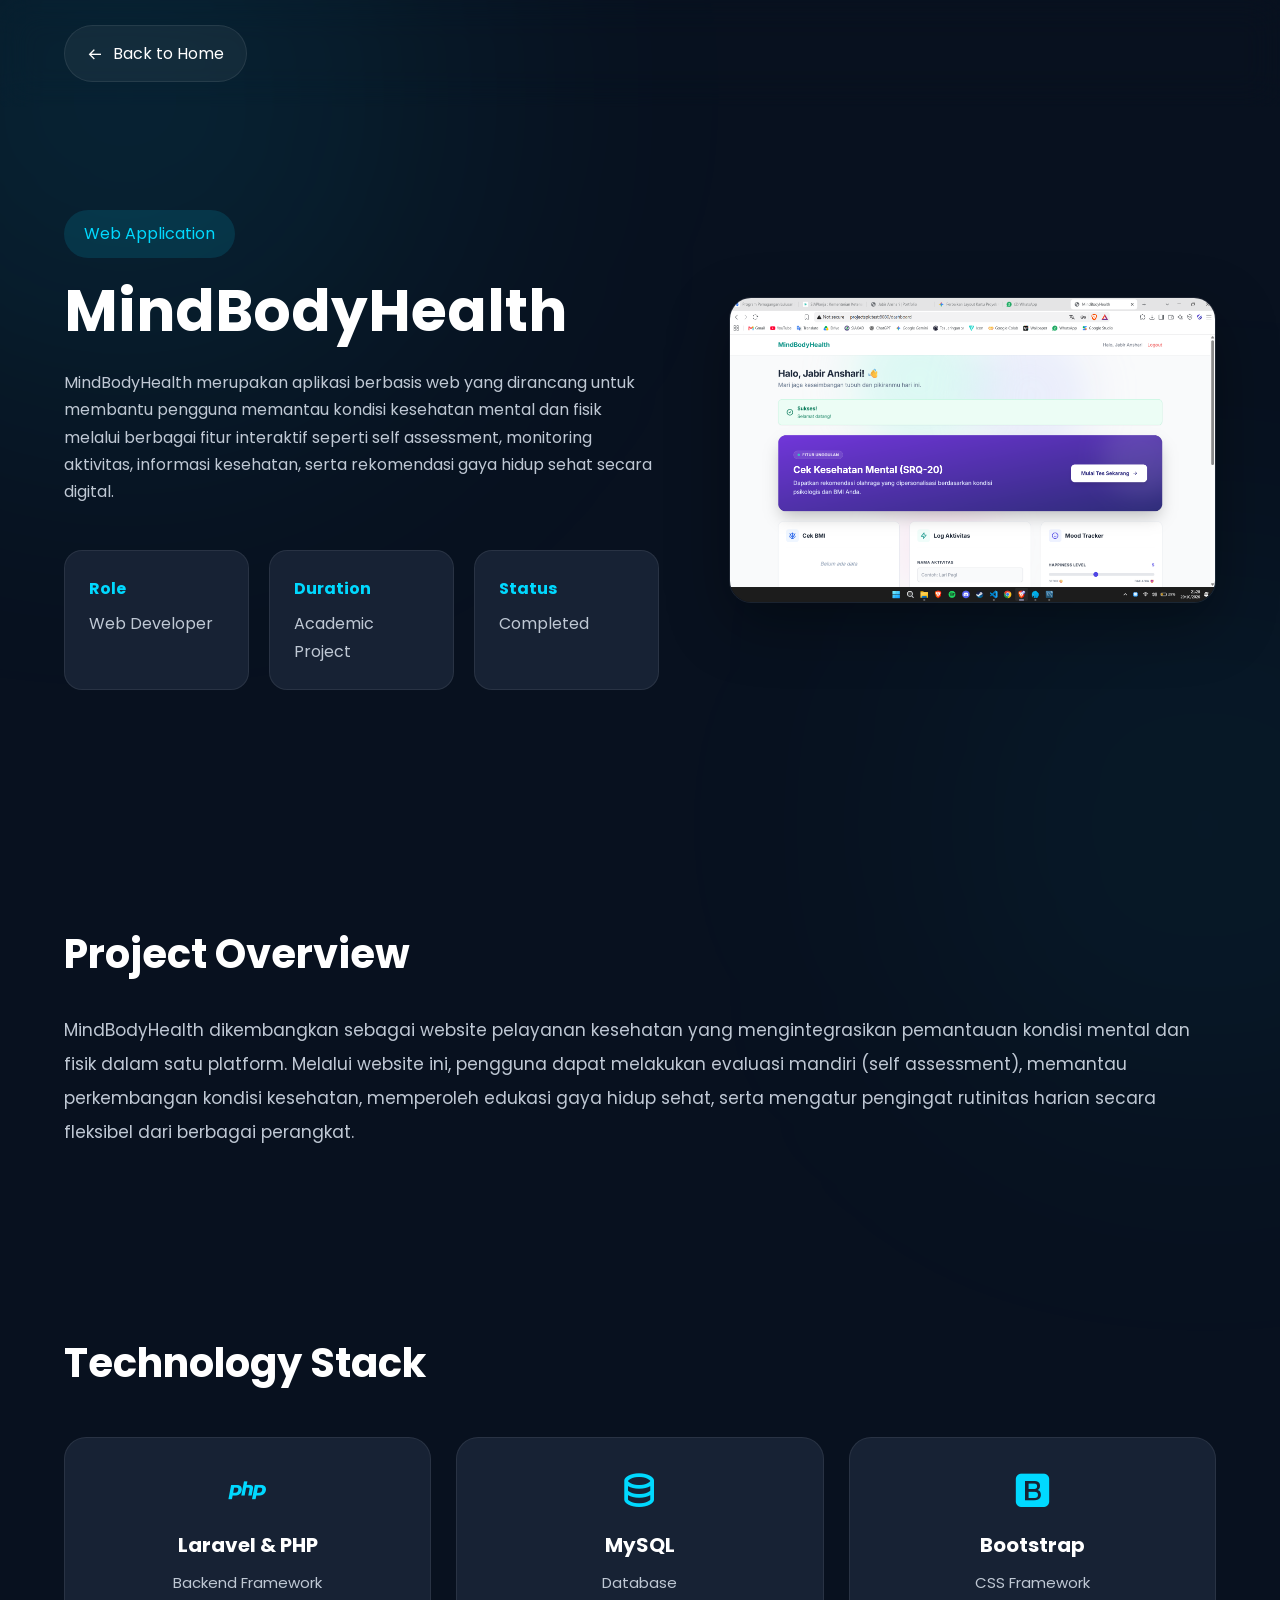
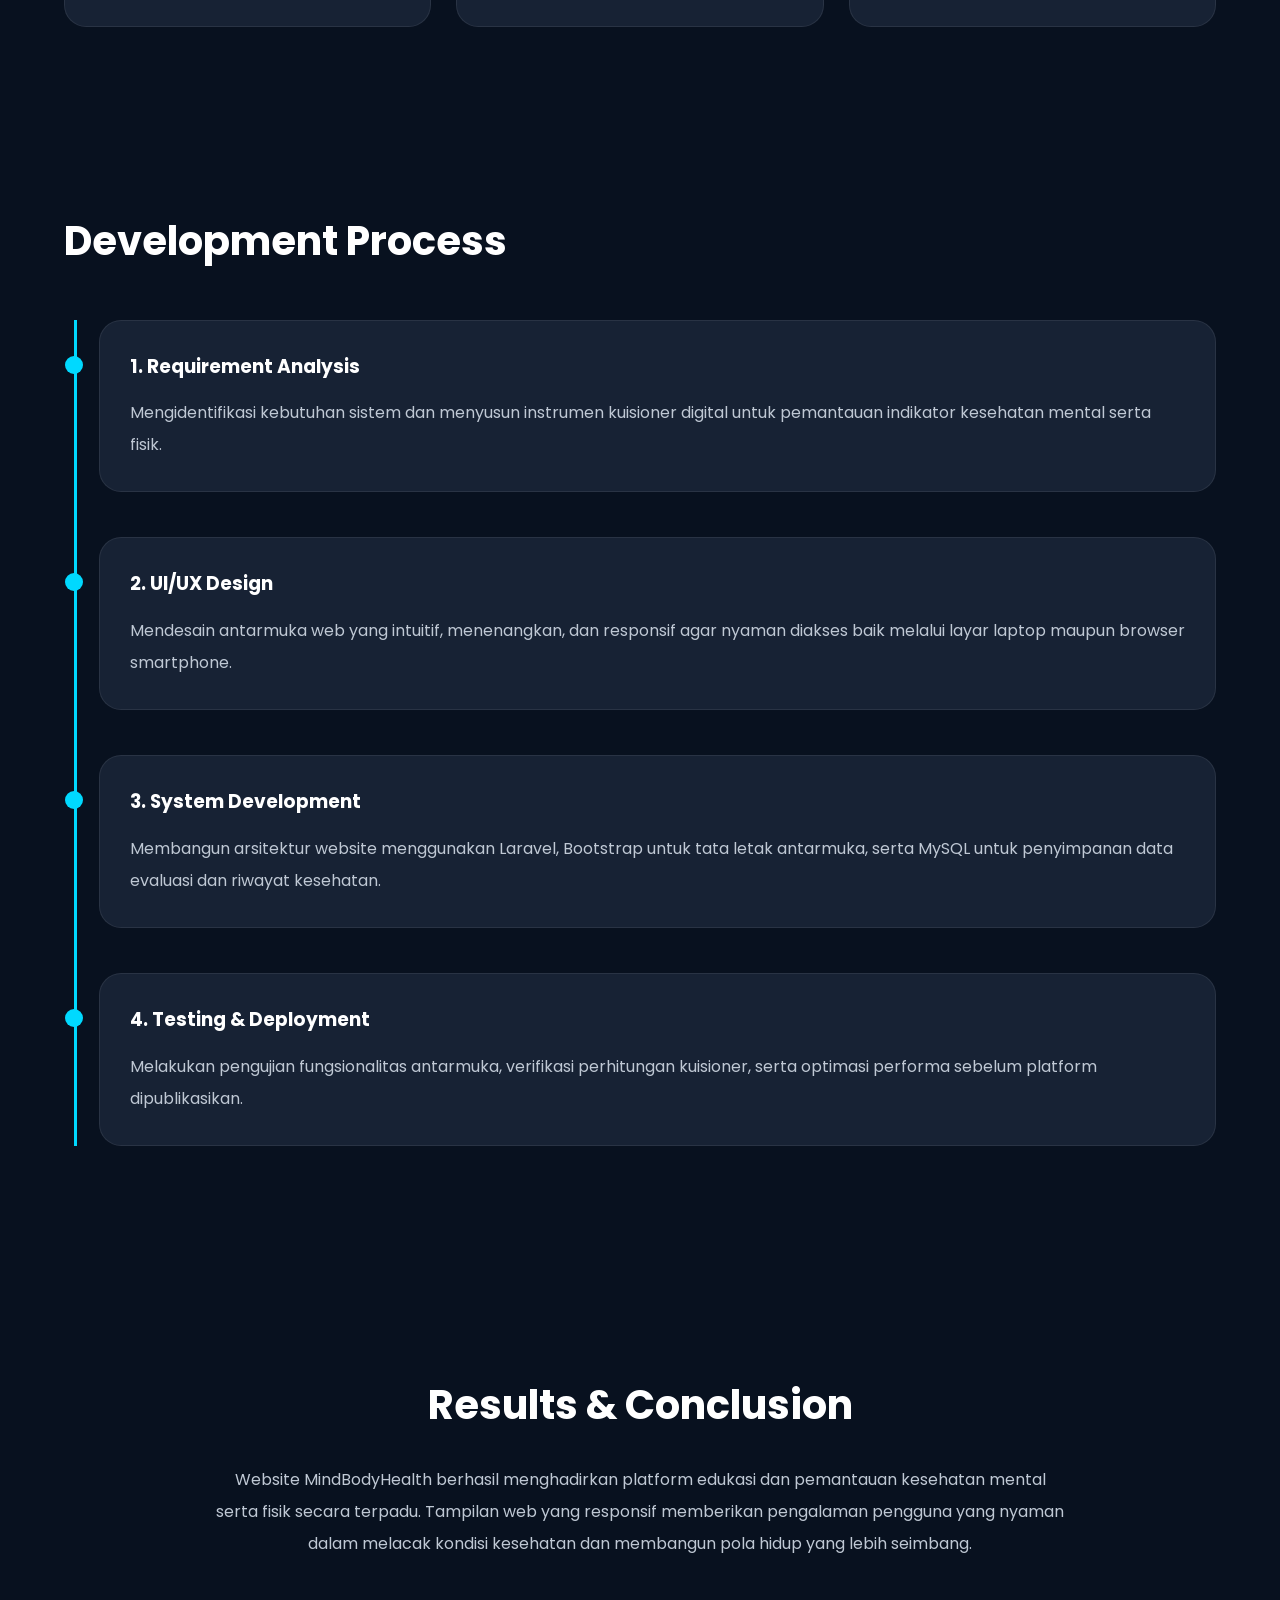
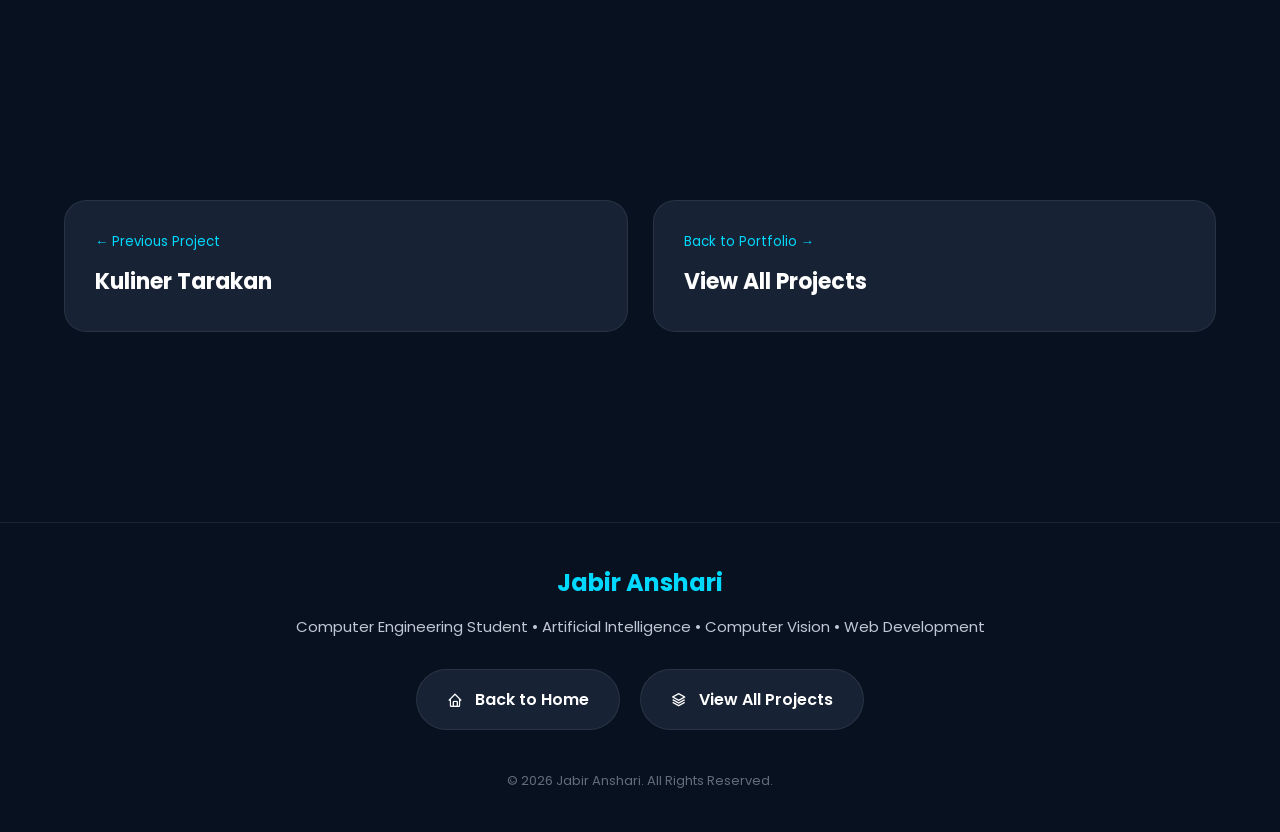
<file: pages/project-mindbodyhealth.html>
<!DOCTYPE html>
<html lang="en">

<head>
    <meta charset="UTF-8">
    <meta name="viewport" content="width=device-width, initial-scale=1.0">
    <title>MindBodyHealth | Jabir Anshari</title>
    <link rel="stylesheet" href="../css/project.css">
    <link href="https://unpkg.com/boxicons@2.1.4/css/boxicons.min.css" rel="stylesheet">
</head>

<body>

    <!--================ HEADER ================-->
    <header class="project-header">
        <a href="../index.html" class="back-btn">
            <i class='bx bx-arrow-back'></i> Back to Home
        </a>
    </header>

    <!--================ HERO ================-->
    <section class="project-hero reveal">
        <div class="project-left">
            <span class="tag">Web Application</span>
            <h1>MindBodyHealth</h1>
            <p>
                MindBodyHealth merupakan aplikasi berbasis web yang dirancang untuk
                membantu pengguna memantau kondisi kesehatan mental dan fisik
                melalui berbagai fitur interaktif seperti self assessment,
                monitoring aktivitas, informasi kesehatan, serta rekomendasi
                gaya hidup sehat secara digital.
            </p>
            <div class="project-info">
                <div>
                    <h4>Role</h4>
                    <span>Web Developer</span>
                </div>
                <div>
                    <h4>Duration</h4>
                    <span>Academic Project</span>
                </div>
                <div>
                    <h4>Status</h4>
                    <span>Completed</span>
                </div>
            </div>
        </div>
        <div class="project-right">
            <img src="../assets/projects/mindbodyhealth/cover.png" alt="MindBodyHealth">
        </div>
    </section>

    <!--================ OVERVIEW ================-->
    <section class="project-overview reveal">
        <h2>Project Overview</h2>
        <p>
            MindBodyHealth dikembangkan sebagai website pelayanan kesehatan yang mengintegrasikan pemantauan kondisi mental dan fisik dalam satu platform. Melalui website ini, pengguna dapat melakukan evaluasi mandiri (self assessment), memantau perkembangan kondisi kesehatan, memperoleh edukasi gaya hidup sehat, serta mengatur pengingat rutinitas harian secara fleksibel dari berbagai perangkat.
        </p>
    </section>

    <!--================ TECHNOLOGY STACK ================-->
    <section class="project-stack reveal">
        <h2>Technology Stack</h2>
        <div class="stack-grid">
            <!-- Kotak 1 -->
            <div class="stack-card">
                <i class='bx bxl-php' style="font-size: 45px; color: var(--primary); margin-bottom: 15px;"></i>
                <h3>Laravel & PHP</h3>
                <p>Backend Framework</p>
            </div>
            <!-- Kotak 2 -->
            <div class="stack-card">
                <i class='bx bx-data' style="font-size: 45px; color: var(--primary); margin-bottom: 15px;"></i>
                <h3>MySQL</h3>
                <p>Database</p>
            </div>
            <!-- Kotak 3 -->
            <div class="stack-card">
                <i class='bx bxl-bootstrap' style="font-size: 45px; color: var(--primary); margin-bottom: 15px;"></i>
                <h3>Bootstrap</h3>
                <p>CSS Framework</p>
            </div>
        </div>
    </section>

    <!--================ WORKFLOW ================-->
    <section class="project-process reveal">
        <h2>Development Process</h2>
        <div class="process-timeline">
            <div class="process-item">
                <h3>1. Requirement Analysis</h3>
                <p>
                    Mengidentifikasi kebutuhan sistem dan menyusun instrumen kuisioner digital untuk pemantauan indikator kesehatan mental serta fisik.
                </p>
            </div>
            <div class="process-item">
                <h3>2. UI/UX Design</h3>
                <p>
                    Mendesain antarmuka web yang intuitif, menenangkan, dan responsif agar nyaman diakses baik melalui layar laptop maupun browser smartphone.
                </p>
            </div>
            <div class="process-item">
                <h3>3. System Development</h3>
                <p>
                    Membangun arsitektur website menggunakan Laravel, Bootstrap untuk tata letak antarmuka, serta MySQL untuk penyimpanan data evaluasi dan riwayat kesehatan.
                </p>
            </div>
            <div class="process-item">
                <h3>4. Testing & Deployment</h3>
                <p>
                    Melakukan pengujian fungsionalitas antarmuka, verifikasi perhitungan kuisioner, serta optimasi performa sebelum platform dipublikasikan.
                </p>
            </div>
        </div>
    </section>

    <!--================ RESULT / CONCLUSION ================-->
    <section class="project-conclusion reveal">
        <h2>Results & Conclusion</h2>
        <p>
            Website MindBodyHealth berhasil menghadirkan platform edukasi dan pemantauan kesehatan mental serta fisik secara terpadu. Tampilan web yang responsif memberikan pengalaman pengguna yang nyaman dalam melacak kondisi kesehatan dan membangun pola hidup yang lebih seimbang.
        </p>
    </section>

    <!--================ PROJECT NAVIGATION ================-->
    <section class="project-navigation reveal">
        <a href="project-kuliner.html" class="nav-card">
            <small>← Previous Project</small>
            <h3>Kuliner Tarakan</h3>
        </a>
        
        <a href="../index.html#projects" class="nav-card">
            <small>Back to Portfolio →</small>
            <h3>View All Projects</h3>
        </a>
    </section>

    <!--================ FOOTER ================-->
    <footer class="project-footer">
        <h3 style="color: var(--primary); font-size: 1.5rem; margin-bottom: 10px;">Jabir Anshari</h3>
        <p>Computer Engineering Student • Artificial Intelligence • Computer Vision • Web Development</p>
        
        <div class="link-buttons" style="margin-top: 30px;">
            <a href="../index.html" class="link-btn">
                <i class='bx bx-home'></i> Back to Home
            </a>
            <a href="../index.html#projects" class="link-btn">
                <i class='bx bx-layer'></i> View All Projects
            </a>
        </div>
        
        <p style="margin-top: 40px; font-size: 13px; opacity: 0.5;">
            © 2026 Jabir Anshari. All Rights Reserved.
        </p>
    </footer>

    <!--================ SCRIPT ================-->
    <script src="../js/project.js"></script>

</body>
</html>
</file>
<file: style.css>
/*==================================================
PORTFOLIO V2
Author : ChatGPT
Version : 1.0
==================================================*/

@import url('https://fonts.googleapis.com/css2?family=Poppins:wght@300;400;500;600;700;800&display=swap');

:root{

    --bg:#060816;
    --bg2:#0b1220;

    --primary:#00D9FF;
    --primary2:#5FE8FF;

    --white:#ffffff;

    --text:#d7e4f2;

    --gray:#93a4b5;

    --border:rgba(255,255,255,.08);

    --glass:rgba(255,255,255,.04);

    --radius:20px;

    --shadow:0 20px 60px rgba(0,217,255,.18);

    --transition:.35s ease;

}

/*================================*/

*{

    margin:0;

    padding:0;

    box-sizing:border-box;

}

html{

    scroll-behavior:smooth;

}

body{

    font-family:'Poppins',sans-serif;

    background:var(--bg);

    color:white;

    overflow-x:hidden;

}

/*================================*/

body::before{

    content:"";

    position:fixed;

    inset:0;

    background-image:

    linear-gradient(rgba(255,255,255,.03) 1px,transparent 1px),

    linear-gradient(90deg,rgba(255,255,255,.03) 1px,transparent 1px);

    background-size:45px 45px;

    z-index:-10;

}

body::after{

    content:"";

    position:fixed;

    width:700px;

    height:700px;

    border-radius:50%;

    background:#00d9ff18;

    filter:blur(180px);

    top:-250px;

    left:-250px;

    z-index:-9;

}

/*================================*/

::-webkit-scrollbar{

    width:10px;

}

::-webkit-scrollbar-thumb{

    background:var(--primary);

    border-radius:50px;

}

::-webkit-scrollbar-track{

    background:#05060d;

}

/*================================*/

a{

    text-decoration:none;

    color:inherit;

}

img{

    display:block;

    width:100%;

}

section{

    padding:120px 8%;

}

.section-title{

    text-align:center;

    margin-bottom:70px;

}

.section-title span{

    color:var(--primary);

    text-transform:uppercase;

    letter-spacing:3px;

    font-size:.9rem;

    font-weight:600;

}

.section-title h2{

    margin-top:15px;

    font-size:3rem;

}

/*================================*/

.btn{

    display:inline-flex;

    justify-content:center;

    align-items:center;

    padding:15px 34px;

    border-radius:999px;

    background:var(--primary);

    color:#000;

    font-weight:600;

    transition:var(--transition);

}

.btn:hover{

    transform:translateY(-5px);

    box-shadow:0 0 35px rgba(0,217,255,.45);

}

.btn-outline{

    display:inline-flex;

    justify-content:center;

    align-items:center;

    padding:15px 34px;

    border-radius:999px;

    border:2px solid var(--primary);

    transition:.35s;

}

.btn-outline:hover{

    background:var(--primary);

    color:black;

}

/*================================*/

.header{

    position:fixed;

    width:100%;

    top:0;

    left:0;

    display:flex;

    justify-content:space-between;

    align-items:center;

    padding:22px 8%;

    z-index:999;

    transition:.35s;

}

.header.sticky{

    background:rgba(6,8,22,.75);

    backdrop-filter:blur(20px);

    border-bottom:1px solid rgba(255,255,255,.06);

}

.logo{

    font-size:1.8rem;

    font-weight:700;

}

.logo span{

    color:var(--primary);

}

.navbar{

    display:flex;

    gap:38px;

}

.navbar a{

    position:relative;

    color:var(--text);

    transition:.3s;

}

.navbar a:hover,

.navbar a.active{

    color:white;

}

.navbar a::after{

    content:"";

    position:absolute;

    left:0;

    bottom:-8px;

    width:0;

    height:2px;

    background:var(--primary);

    transition:.3s;

}

.navbar a:hover::after,

.navbar a.active::after{

    width:100%;

}

.menu-btn{

    display:none;

}

/*================================*/

.home{

    min-height:100vh;

    display:grid;

    grid-template-columns:1.1fr .9fr;

    align-items:center;

    gap:80px;

}

.hero-tag{

    display:inline-flex;

    gap:10px;

    align-items:center;

    padding:10px 18px;

    border-radius:999px;

    border:1px solid var(--border);

    background:var(--glass);

    color:var(--primary);

    margin-bottom:25px;

}

.home h3{

    color:var(--primary);

    font-size:1.2rem;

    margin-bottom:15px;

}

.home h1{

    font-size:5rem;

    line-height:1.1;

}

.home h1 span{

    background:linear-gradient(90deg,#00D9FF,#79F0FF,#ffffff);

    -webkit-background-clip:text;

    -webkit-text-fill-color:transparent;

}

.home h2{

    margin:25px 0;

    color:#bcd0e0;

    font-size:2rem;

    min-height:55px;

}

.home p{

    color:var(--gray);

    line-height:1.9;

    max-width:650px;

    margin-bottom:40px;

}

.hero-button{

    display:flex;

    gap:18px;

    margin-bottom:40px;

}

.hero-social{

    display:flex;

    gap:18px;

}

.hero-social a{

    width:52px;

    height:52px;

    border-radius:50%;

    display:flex;

    justify-content:center;

    align-items:center;

    background:var(--glass);

    border:1px solid var(--border);

    transition:.35s;

}

.hero-social a:hover{

    background:var(--primary);

    color:#000;

    transform:translateY(-8px);

}
/*==================================
HERO IMAGE
==================================*/

.home-image{

    position:relative;

    display:flex;

    justify-content:center;

    align-items:center;

}

.circle{

    position:absolute;

    width:520px;

    height:520px;

    border-radius:50%;

    background:#00d9ff20;

    filter:blur(80px);

    animation:float 6s ease-in-out infinite;

}

.circle2{

    position:absolute;

    width:420px;

    height:420px;

    border:2px solid rgba(0,217,255,.25);

    border-radius:50%;

    animation:rotate 18s linear infinite;

}

.image-box{

    position:relative;

    width:420px;

    height:420px;

    border-radius:50%;

    overflow:hidden;

    background:rgba(255,255,255,.04);

    backdrop-filter:blur(20px);

    border:5px solid rgba(255,255,255,.08);

    box-shadow:

    0 0 80px rgba(0,217,255,.25),

    inset 0 0 30px rgba(255,255,255,.05);

    transition:.4s;

    z-index:5;

}

.image-box:hover{

    transform:scale(1.03);

    box-shadow:

    0 0 100px rgba(0,217,255,.45);

}

.image-box img{

    width:100%;

    height:100%;

    object-fit:cover;

}

/*==================================
STATS
==================================*/

.stats{

    display:grid;

    grid-template-columns:repeat(4,1fr);

    gap:25px;

    margin-top:-30px;

}

.stat-card{

    padding:35px;

    text-align:center;

    border-radius:20px;

    background:rgba(255,255,255,.04);

    backdrop-filter:blur(20px);

    border:1px solid rgba(255,255,255,.08);

    transition:.35s;

}

.stat-card:hover{

    transform:translateY(-12px);

    border-color:var(--primary);

    box-shadow:0 15px 50px rgba(0,217,255,.18);

}

.stat-card h2{

    font-size:2.8rem;

    color:var(--primary);

}

.stat-card p{

    color:var(--gray);

    margin-top:10px;

}

/*==================================
ABOUT
==================================*/

.about-container{

    display:grid;

    grid-template-columns:.9fr 1.1fr;

    gap:70px;

    align-items:center;

}

.about-image{

    position:relative;

}

.about-image img{

    border-radius:25px;

    border:2px solid rgba(255,255,255,.08);

}

.about-content h3{

    font-size:2rem;

    margin-bottom:25px;

}

.about-content p{

    color:var(--gray);

    line-height:2;

    margin-bottom:35px;

}

.about-info{

    display:grid;

    grid-template-columns:repeat(2,1fr);

    gap:20px;

}

.about-info div{

    padding:20px;

    border-radius:18px;

    background:rgba(255,255,255,.04);

    border:1px solid rgba(255,255,255,.08);

}

.about-info strong{

    display:block;

    color:var(--primary);

    margin-bottom:8px;

}

.about-info span{

    color:var(--text);

}

/*==================================
TECH STACK
==================================*/

.skills-container{

    display:grid;

    grid-template-columns:repeat(4,1fr);

    gap:25px;

}

.skill-card{

    padding:30px;

    border-radius:20px;

    background:rgba(255,255,255,.04);

    border:1px solid rgba(255,255,255,.08);

    text-align:center;

    font-size:1.1rem;

    font-weight:600;

    transition:.35s;

    cursor:pointer;

}

.skill-card:hover{

    transform:translateY(-10px);

    color:var(--primary);

    border-color:var(--primary);

    box-shadow:0 10px 35px rgba(0,217,255,.15);

}

/*==================================
ANIMATION
==================================*/

@keyframes float{

    0%{

        transform:translateY(0);

    }

    50%{

        transform:translateY(-25px);

    }

    100%{

        transform:translateY(0);

    }

}

@keyframes rotate{

    from{

        transform:rotate(0);

    }

    to{

        transform:rotate(360deg);

    }

}
/*==================================
PROJECTS
==================================*/

.project-container{
    display:grid;
    grid-template-columns:repeat(3,1fr);
    gap:30px;
}

.project-card{
    background:rgba(255,255,255,.04);
    border:1px solid rgba(255,255,255,.08);
    border-radius:22px;
    overflow:hidden;
    transition:.4s;
    backdrop-filter:blur(15px);
    /* Tambahan agar tinggi kotak seragam */
    display: flex;
    flex-direction: column;
    height: 100%;
}

.project-card:hover{
    transform:translateY(-12px);
    border-color:var(--primary);
    box-shadow:0 20px 60px rgba(0,217,255,.15);
}

.project-card img{
    width:100%;
    height:240px;
    object-fit:cover;
}

/* --- PERBAIKAN TATA LETAK TEKS --- */

.project-content {
    padding: 25px;
    display: flex;
    flex-direction: column;
    flex-grow: 1; /* Membuat area teks mengisi sisa ruang */
}

.project-category {
    color: var(--primary);
    font-size: 0.85rem;
    font-weight: 600;
    margin-bottom: 12px;
    text-transform: uppercase;
    letter-spacing: 1px;
}

.project-card h3{
    font-size:1.4rem;
    padding:0; /* Padding dipindah ke .project-content */
    margin-bottom: 12px;
}

.project-card p{
    padding:0;
    color:var(--gray);
    line-height:1.8;
    margin-bottom: 25px;
}

.project-tech {
    display: flex;
    flex-wrap: wrap;
    gap: 10px;
    margin-top: auto; /* Mendorong tech stack & tombol selalu ke bawah layar */
    margin-bottom: 20px;
}

.project-tech span {
    background: rgba(255, 255, 255, 0.05);
    border: 1px solid rgba(255, 255, 255, 0.1);
    padding: 6px 14px;
    border-radius: 50px;
    font-size: 0.8rem;
    color: var(--text);
}

.project-card a{
    display:inline-flex;
    align-items: center;
    gap: 5px;
    margin:0;
    color:var(--primary);
    font-weight:600;
}

.project-card a:hover{
    text-decoration:underline;
}
/*==================================
TIMELINE
==================================*/

.timeline-list{

    position:relative;

    max-width:900px;

    margin:auto;

}

.timeline-list::before{

    content:"";

    position:absolute;

    left:50%;

    top:0;

    width:2px;

    height:100%;

    background:rgba(255,255,255,.08);

}

.timeline-item{

    width:45%;

    padding:30px;

    margin-bottom:50px;

    background:rgba(255,255,255,.04);

    border:1px solid rgba(255,255,255,.08);

    border-radius:20px;

    position:relative;

}

.timeline-item:nth-child(even){

    margin-left:auto;

}

.timeline-item::before{

    content:"";

    position:absolute;

    top:35px;

    width:18px;

    height:18px;

    border-radius:50%;

    background:var(--primary);

}

.timeline-item:nth-child(odd)::before{

    right:-45px;

}

.timeline-item:nth-child(even)::before{

    left:-45px;

}

.timeline-item h3{

    color:var(--primary);

    margin-bottom:10px;

}

.timeline-item p{

    color:var(--gray);

    line-height:1.8;

}

/*==================================
CONTACT
==================================*/

.contact-card{

    display:grid;

    grid-template-columns:repeat(4,1fr);

    gap:25px;

}

.contact-card a{

    padding:28px;

    text-align:center;

    border-radius:20px;

    background:rgba(255,255,255,.04);

    border:1px solid rgba(255,255,255,.08);

    transition:.35s;

    font-weight:600;

}

.contact-card a:hover{

    background:var(--primary);

    color:#000;

    transform:translateY(-10px);

    box-shadow:0 15px 40px rgba(0,217,255,.25);

}

/*==================================
FOOTER
==================================*/

footer{

    padding:35px 8%;

    text-align:center;

    color:var(--gray);

    border-top:1px solid rgba(255,255,255,.08);

    margin-top:100px;

}

/*==================================
RESPONSIVE
==================================*/

@media(max-width:1200px){

.project-container{

grid-template-columns:repeat(2,1fr);

}

.skills-container{

grid-template-columns:repeat(3,1fr);

}

.contact-card{

grid-template-columns:repeat(2,1fr);

}

}

@media(max-width:992px){

.header{

padding:20px 5%;

}

.home{

grid-template-columns:1fr;

text-align:center;

gap:50px;

}

.hero-button{

justify-content:center;

}

.hero-social{

justify-content:center;

}

.home-image{

order:-1;

}

.image-box{

width:320px;

height:320px;

}

.circle{

width:380px;

height:380px;

}

.stats{

grid-template-columns:repeat(2,1fr);

}

.about-container{

grid-template-columns:1fr;

}

.skills-container{

grid-template-columns:repeat(2,1fr);

}

.project-container{

grid-template-columns:1fr;

}

.timeline-list::before{

left:20px;

}

.timeline-item{

width:100%;

margin-left:40px!important;

}

.timeline-item::before{

left:-30px!important;

}

}

@media(max-width:768px){

.menu-btn{

display:flex;

font-size:2rem;

cursor:pointer;

}

.navbar{

position:absolute;

top:100%;

right:-100%;

width:260px;

padding:25px;

display:flex;

flex-direction:column;

background:#0b1220;

border-radius:20px;

transition:.35s;

border:1px solid rgba(255,255,255,.08);

}

.navbar.open{

right:5%;

}

.home h1{

font-size:3.4rem;

}

.home h2{

font-size:1.5rem;

}

.hero-button{

flex-direction:column;

}

.stats{

grid-template-columns:1fr;

}

.skills-container{

grid-template-columns:1fr;

}

.about-info{

grid-template-columns:1fr;

}

.contact-card{

grid-template-columns:1fr;

}

.image-box{

width:280px;

height:280px;

}

.circle{

width:320px;

height:320px;

}

}

@media(max-width:500px){

section{

padding:90px 7%;

}

.section-title h2{

font-size:2.2rem;

}

.home h1{

font-size:2.8rem;

}

.home p{

font-size:.95rem;

}

.btn,

.btn-outline{

width:100%;

}

}
</file>
<file: css/project.css>
/*==========================================================
FILE : css/project.css
Digunakan oleh:
- project-judol.html
- project-desa.html
- project-kuliner.html
- project-mindbodyhealth.html
==========================================================*/

/*==========================
GOOGLE FONT
==========================*/

@import url('https://fonts.googleapis.com/css2?family=Poppins:wght@300;400;500;600;700;800&display=swap');

/*==========================
RESET
==========================*/

*{

    margin:0;
    padding:0;
    box-sizing:border-box;
    scroll-behavior:smooth;
    text-decoration:none;
    list-style:none;

}

:root{

    --bg:#08111F;
    --bg2:#101B2D;
    --card:#172234;

    --primary:#00D9FF;
    --primary2:#6DEEFF;

    --white:#FFFFFF;
    --text:#BFC8D4;

    --border:rgba(255,255,255,.08);

    --radius:22px;

    --shadow:0 20px 60px rgba(0,0,0,.35);

}

body{

    font-family:'Poppins',sans-serif;

    background:var(--bg);

    color:var(--white);

    overflow-x:hidden;

    line-height:1.7;

}

/*==========================
BACKGROUND EFFECT
==========================*/

body::before{

    content:"";

    position:fixed;

    width:550px;
    height:550px;

    border-radius:50%;

    background:#00d9ff20;

    filter:blur(150px);

    top:-180px;
    left:-150px;

    z-index:-5;

}

body::after{

    content:"";

    position:fixed;

    width:450px;
    height:450px;

    border-radius:50%;

    background:#00d9ff12;

    filter:blur(150px);

    right:-150px;
    bottom:-150px;

    z-index:-5;

}

/*==========================
GLOBAL
==========================*/

section{

    width:min(1200px,90%);

    margin:auto;

    padding:90px 0;

}

img{

    width:100%;

    display:block;

}

h1{

    font-size:58px;

}

h2{

    font-size:40px;

    margin-bottom:25px;

}

p{

    color:var(--text);

}

a{

    color:inherit;

}

button{

    font-family:inherit;

}

/*==========================
HEADER
==========================*/

.project-header{

    position:fixed;

    width:100%;

    top:0;
    left:0;

    padding:25px 5%;

    backdrop-filter:blur(15px);

    z-index:999;

}

.back-btn{

    display:inline-flex;

    align-items:center;

    gap:10px;

    padding:14px 22px;

    border-radius:50px;

    background:rgba(255,255,255,.05);

    border:1px solid var(--border);

    transition:.35s;

}

.back-btn:hover{

    background:var(--primary);

    color:#000;

}

/*==========================
PROJECT HERO
==========================*/

.project-hero{

    min-height:100vh;

    display:grid;

    grid-template-columns:1.1fr .9fr;

    align-items:center;

    gap:70px;

}

.tag{

    display:inline-block;

    background:#00d9ff20;

    color:var(--primary);

    padding:10px 20px;

    border-radius:30px;

    margin-bottom:20px;

}

.project-left h1{

    line-height:1.15;

    margin-bottom:25px;

}

.project-left p{

    max-width:650px;

}

.project-right img{

    border-radius:var(--radius);

    border:1px solid var(--border);

    box-shadow:var(--shadow);

}

/*==========================
PROJECT INFO
==========================*/

.project-info{

    margin-top:45px;

    display:grid;

    grid-template-columns:repeat(3,1fr);

    gap:20px;

}

.project-info div{

    background:var(--card);

    border:1px solid var(--border);

    border-radius:18px;

    padding:24px;

}

.project-info h4{

    color:var(--primary);

    margin-bottom:8px;

}

.project-info span{

    color:var(--text);

}
/*==========================
OVERVIEW
==========================*/

.project-overview{

    padding-top:20px;

}

.project-overview p{

    font-size:17px;

    line-height:2;

}

/*==========================
TECH STACK
==========================*/

.stack-grid{

    display:grid;

    grid-template-columns:repeat(auto-fit,minmax(180px,1fr));

    gap:25px;

    margin-top:40px;

}

.stack-card{

    background:var(--card);

    border:1px solid var(--border);

    border-radius:var(--radius);

    padding:30px 20px;

    text-align:center;

    transition:.35s;

}

.stack-card:hover{

    transform:translateY(-10px);

    border-color:var(--primary);

}

.stack-card img{

    width:70px;

    margin:auto;

    margin-bottom:20px;

}

.stack-card h3{

    margin-bottom:8px;

    font-size:20px;

}

.stack-card p{

    font-size:15px;

}

/*==========================
FEATURES
==========================*/

.feature-grid{

    display:grid;

    grid-template-columns:repeat(auto-fit,minmax(280px,1fr));

    gap:30px;

    margin-top:40px;

}

.feature-card{

    background:var(--card);

    border:1px solid var(--border);

    border-radius:var(--radius);

    padding:35px;

    transition:.35s;

}

.feature-card:hover{

    transform:translateY(-10px);

    border-color:var(--primary);

}

.feature-card i{

    font-size:45px;

    color:var(--primary);

    margin-bottom:20px;

}

.feature-card h3{

    margin-bottom:15px;

}

.feature-card p{

    font-size:15px;

}

/*==========================
GALLERY
==========================*/

.gallery-grid{

    display:grid;

    grid-template-columns:repeat(auto-fit,minmax(300px,1fr));

    gap:25px;

    margin-top:40px;

}

.gallery-grid img{

    border-radius:var(--radius);

    border:1px solid var(--border);

    transition:.4s;

    cursor:pointer;

    box-shadow:var(--shadow);

}

.gallery-grid img:hover{

    transform:scale(1.03);

}

/*==========================
RESULT
==========================*/

.result-box{

    background:var(--card);

    border-radius:var(--radius);

    border:1px solid var(--border);

    padding:45px;

    margin-top:35px;

}

.result-box p{

    line-height:2;

}
/*==========================
DEVELOPMENT PROCESS
==========================*/

.process-timeline{

    position:relative;

    margin-top:45px;

    padding-left:35px;

}

.process-timeline::before{

    content:"";

    position:absolute;

    left:10px;
    top:0;

    width:3px;
    height:100%;

    background:var(--primary);

}

.process-item{

    position:relative;

    margin-bottom:45px;

    background:var(--card);

    border:1px solid var(--border);

    border-radius:var(--radius);

    padding:30px;

}

.process-item::before{

    content:"";

    position:absolute;

    width:18px;
    height:18px;

    border-radius:50%;

    background:var(--primary);

    left:-35px;
    top:35px;

}

.process-item h3{

    margin-bottom:15px;

}

.process-item p{

    line-height:2;

}

/*==========================
CHALLENGES
==========================*/

.challenge-grid{

    display:grid;

    grid-template-columns:repeat(auto-fit,minmax(300px,1fr));

    gap:30px;

    margin-top:40px;

}

.challenge-card{

    background:var(--card);

    border:1px solid var(--border);

    border-radius:var(--radius);

    padding:35px;

    transition:.35s;

}

.challenge-card:hover{

    transform:translateY(-8px);

    border-color:var(--primary);

}

.challenge-card h3{

    margin-bottom:15px;

    color:var(--primary);

}

.challenge-card p{

    line-height:2;

}

/*==========================
TECHNICAL INFORMATION
==========================*/

.tech-table{

    width:100%;

    border-collapse:collapse;

    margin-top:35px;

    overflow:hidden;

    border-radius:var(--radius);

}

.tech-table tr{

    border-bottom:1px solid var(--border);

}

.tech-table td{

    padding:20px;

    background:var(--card);

}

.tech-table td:first-child{

    width:250px;

    font-weight:600;

    color:var(--primary);

}

/*==========================
ACHIEVEMENTS
==========================*/

.achievement-grid{

    display:grid;

    grid-template-columns:repeat(auto-fit,minmax(260px,1fr));

    gap:25px;

    margin-top:40px;

}

.achievement-card{

    background:var(--card);

    border:1px solid var(--border);

    border-radius:var(--radius);

    text-align:center;

    padding:40px 30px;

    transition:.35s;

}

.achievement-card:hover{

    transform:translateY(-10px);

    border-color:var(--primary);

}

.achievement-card h3{

    font-size:42px;

    color:var(--primary);

    margin-bottom:10px;

}

.achievement-card p{

    font-size:15px;

}
/*==========================
CONCLUSION
==========================*/

.project-conclusion{

    text-align:center;

}

.project-conclusion p{

    max-width:850px;

    margin:25px auto 0;

    line-height:2;

}

/*==========================
PROJECT LINKS
==========================*/

.project-links{

    text-align:center;

}

.link-buttons{

    display:flex;

    justify-content:center;

    align-items:center;

    flex-wrap:wrap;

    gap:20px;

    margin-top:40px;

}

.link-btn{

    display:inline-flex;

    align-items:center;

    gap:12px;

    padding:16px 30px;

    border-radius:50px;

    background:var(--card);

    border:1px solid var(--border);

    transition:.35s;

    font-weight:600;

}

.link-btn:hover{

    background:var(--primary);

    color:#000;

    transform:translateY(-5px);

}

/*==========================
PROJECT NAVIGATION
==========================*/

.project-navigation{

    display:flex;

    justify-content:space-between;

    align-items:center;

    gap:25px;

    margin-top:60px;

}

.nav-card{

    flex:1;

    background:var(--card);

    border:1px solid var(--border);

    border-radius:var(--radius);

    padding:30px;

    transition:.35s;

}

.nav-card:hover{

    border-color:var(--primary);

    transform:translateY(-8px);

}

.nav-card small{

    color:var(--primary);

    display:block;

    margin-bottom:10px;

}

.nav-card h3{

    font-size:22px;

}

/*==========================
FOOTER
==========================*/

.project-footer{

    margin-top:100px;

    padding:40px 5%;

    text-align:center;

    border-top:1px solid var(--border);

}

.project-footer p{

    color:var(--text);

    font-size:15px;

}

/*==========================
SCROLLBAR
==========================*/

::-webkit-scrollbar{

    width:10px;

}

::-webkit-scrollbar-track{

    background:var(--bg);

}

::-webkit-scrollbar-thumb{

    background:var(--primary);

    border-radius:20px;

}

::-webkit-scrollbar-thumb:hover{

    background:var(--primary2);

}

/*==========================
ANIMATION
==========================*/

.reveal{

    opacity:0;

    transform:translateY(40px);

    transition:1s;

}

.reveal.active{

    opacity:1;

    transform:translateY(0);

}

/*==========================
RESPONSIVE
==========================*/

@media(max-width:992px){

    .project-hero{

        grid-template-columns:1fr;

        text-align:center;

        padding-top:120px;

    }

    .project-info{

        grid-template-columns:1fr;

    }

    .project-navigation{

        flex-direction:column;

    }

}

@media(max-width:768px){

    h1{

        font-size:42px;

    }

    h2{

        font-size:32px;

    }

    section{

        width:92%;

        padding:70px 0;

    }

    .stack-grid,
    .feature-grid,
    .gallery-grid,
    .achievement-grid,
    .challenge-grid{

        grid-template-columns:1fr;

    }

    .tech-table td{

        display:block;

        width:100%;

    }

    .tech-table tr{

        display:block;

        margin-bottom:20px;

        border:none;

    }

    .result-box{

        padding:30px;

    }

    .link-buttons{

        flex-direction:column;

    }

    .link-btn{

        width:100%;

        justify-content:center;

    }

}
/*==========================
IMAGE MODAL
==========================*/

.image-modal{

    position:fixed;

    inset:0;

    background:rgba(0,0,0,.9);

    display:flex;

    justify-content:center;

    align-items:center;

    opacity:0;

    visibility:hidden;

    transition:.35s;

    z-index:99999;

}

.image-modal.show{

    opacity:1;

    visibility:visible;

}

.modal-image{

    max-width:90%;

    max-height:90vh;

    border-radius:20px;

    border:2px solid rgba(255,255,255,.1);

    box-shadow:0 20px 60px rgba(0,0,0,.5);

    animation:zoomImage .35s ease;

}

.close-modal{

    position:absolute;

    top:30px;

    right:40px;

    font-size:45px;

    color:#fff;

    cursor:pointer;

    transition:.3s;

}

.close-modal:hover{

    color:var(--primary);

    transform:rotate(90deg);

}

/*==========================
BUTTON RIPPLE
==========================*/

.link-btn,
.back-btn{

    position:relative;

    overflow:hidden;

}

.ripple{

    position:absolute;

    border-radius:50%;

    background:rgba(255,255,255,.4);

    transform:scale(0);

    animation:ripple .6s linear;

    pointer-events:none;

}

/*==========================
FLOATING ANIMATION
==========================*/

.project-right img{

    animation:floating 5s ease-in-out infinite;

}

/*==========================
FADE LOADED
==========================*/

body{

    opacity:0;

    transition:.6s;

}

body.loaded{

    opacity:1;

}

/*==========================
KEYFRAMES
==========================*/

@keyframes ripple{

    to{

        transform:scale(4);

        opacity:0;

    }

}

@keyframes zoomImage{

    from{

        transform:scale(.8);

        opacity:0;

    }

    to{

        transform:scale(1);

        opacity:1;

    }

}

@keyframes floating{

    0%{

        transform:translateY(0);

    }

    50%{

        transform:translateY(-12px);

    }

    100%{

        transform:translateY(0);

    }

}

/*==========================
SELECTION
==========================*/

::selection{

    background:var(--primary);

    color:#000;

}

/*==========================
FOCUS
==========================*/

button:focus,
a:focus{

    outline:none;

}

/*==========================
END OF FILE
==========================*/
</file>
